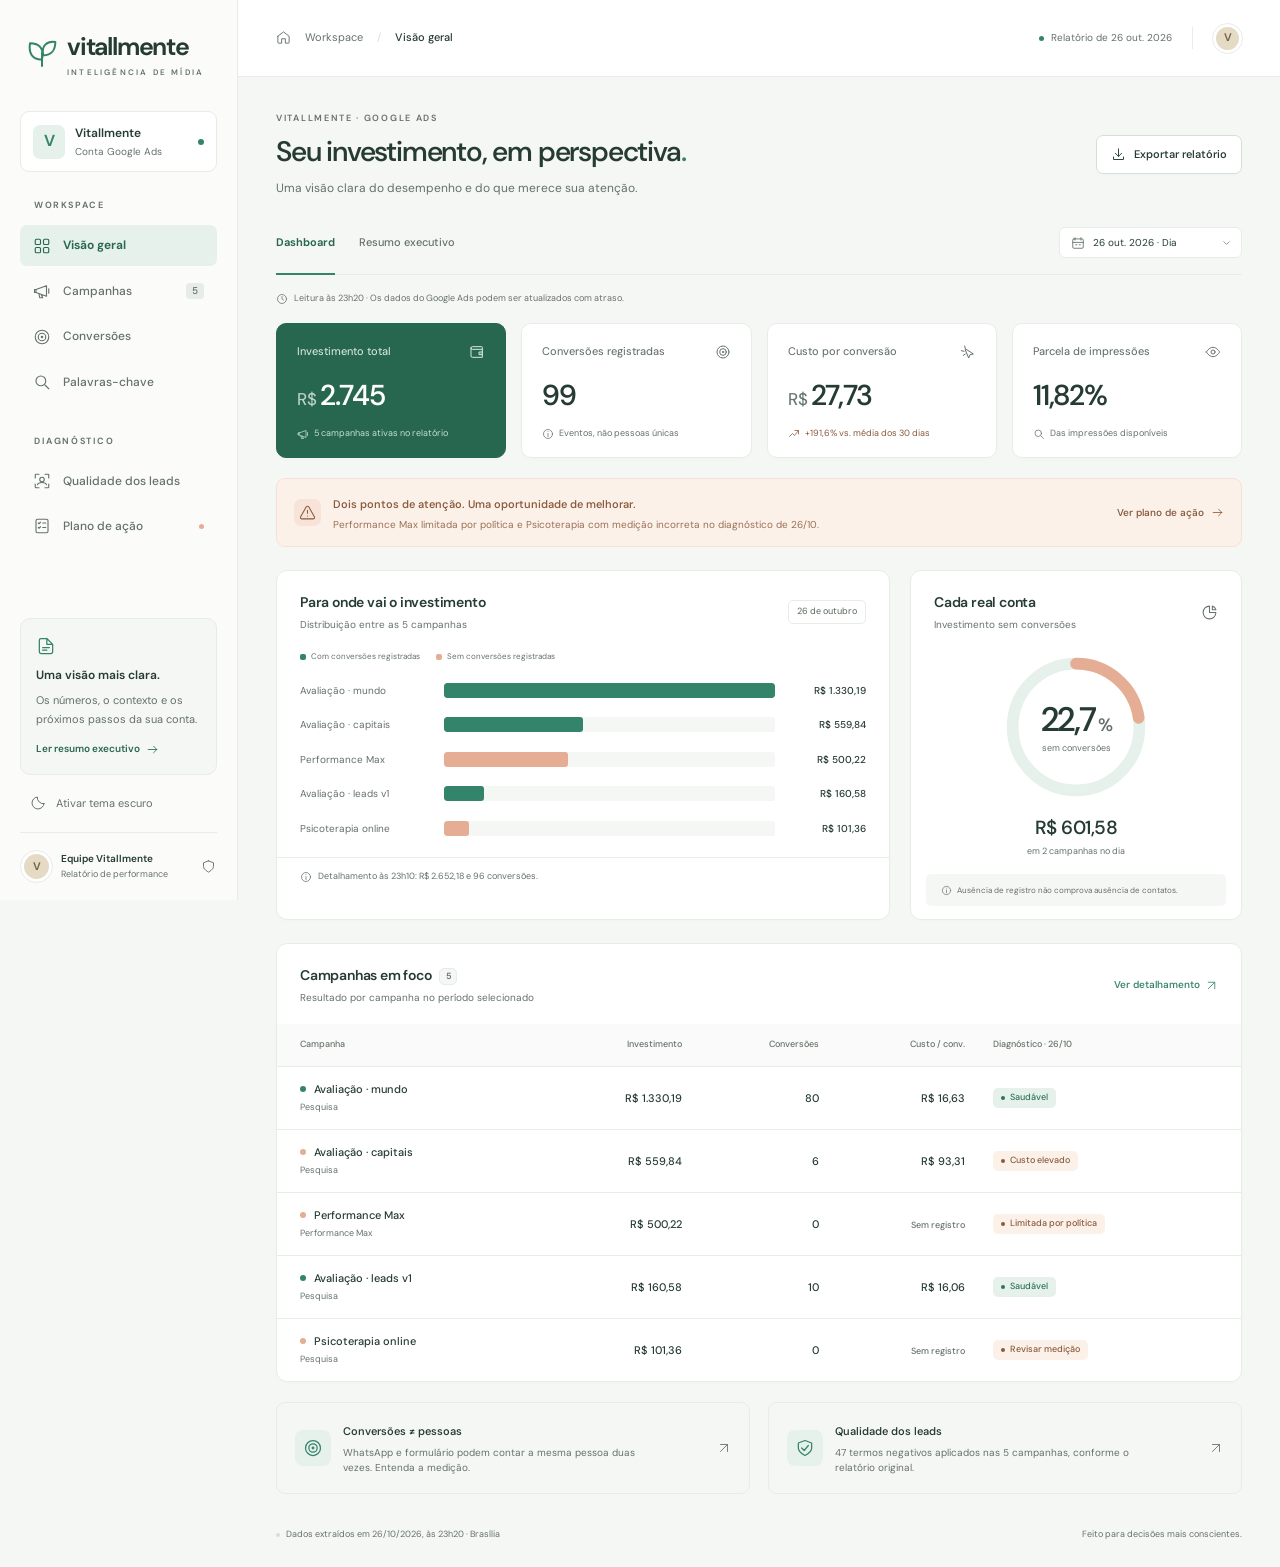
<file: index.html>
<!doctype html>
<html lang="pt-BR">
<head>
  <meta charset="utf-8">
  <meta name="viewport" content="width=device-width, initial-scale=1">
  <meta name="theme-color" content="#f5f7f5">
  <meta name="description" content="Dashboard de desempenho e diagnóstico do Google Ads da Vitallmente. Investimento, conversões, campanhas e plano de ação, com dados de 26 de outubro de 2026.">
  <title>Visão geral · Vitallmente Ads</title>
  <link rel="icon" type="image/svg+xml" href="./favicon.svg">
  <link rel="stylesheet" href="./styles.css">
  <script src="./app.js" defer></script>
</head>
<body>
  <a class="skip-link" href="#main">Pular para o conteúdo</a>
  <div class="mobile-overlay" id="mobile-overlay" hidden></div>
  <aside class="sidebar" id="sidebar" aria-label="Navegação principal">
    <a href="#overview" class="brand" aria-label="Vitallmente, visão geral">
      <span class="brand-mark" data-icon="brand"></span>
      <span>vitallmente<span class="brand-caption">INTELIGÊNCIA DE MÍDIA</span></span>
    </a>
    <div class="workspace"><span class="workspace-avatar">V</span><div><strong>Vitallmente</strong><span>Conta Google Ads</span></div><span class="workspace-status" title="5 campanhas ativas no relatório"></span></div>
    <p class="nav-label">WORKSPACE</p>
    <nav class="nav-list">
      <a href="#overview" class="nav-item active" data-view="overview"><span data-icon="overview"></span>Visão geral</a>
      <a href="#campaigns" class="nav-item" data-view="campaigns"><span data-icon="campaign"></span>Campanhas<span class="nav-count">5</span></a>
      <a href="#conversions" class="nav-item" data-view="conversions"><span data-icon="target"></span>Conversões</a>
      <a href="#keywords" class="nav-item" data-view="keywords"><span data-icon="search"></span>Palavras-chave</a>
    </nav>
    <p class="nav-label second-label">DIAGNÓSTICO</p>
    <nav class="nav-list">
      <a href="#investigation" class="nav-item" data-view="investigation"><span data-icon="scan"></span>Qualidade dos leads</a>
      <a href="#actions" class="nav-item" data-view="actions"><span data-icon="checklist"></span>Plano de ação<span class="nav-notification"></span></a>
    </nav>
    <div class="sidebar-bottom">
      <div class="report-card"><span class="report-card-icon" data-icon="document"></span><strong>Uma visão mais clara.</strong><p>Os números, o contexto e os próximos passos da sua conta.</p><button id="open-summary" class="text-button">Ler resumo executivo <span data-icon="arrow-right"></span></button></div>
      <button id="theme" class="theme-button" type="button"><span data-icon="moon"></span><span id="theme-label">Ativar tema escuro</span></button>
      <div class="sidebar-profile"><span class="profile-avatar">V</span><div><strong>Equipe Vitallmente</strong><span>Relatório de performance</span></div><span data-icon="shield"></span></div>
    </div>
  </aside>
  <div class="app-shell">
    <header class="topbar">
      <div class="breadcrumb"><button class="icon-button mobile-menu" id="menu-toggle" aria-label="Abrir navegação" aria-expanded="false" aria-controls="sidebar"><span data-icon="menu"></span></button><span class="breadcrumb-home" data-icon="home"></span><span class="breadcrumb-workspace">Workspace</span><span class="breadcrumb-divider">/</span><strong id="breadcrumb-title">Visão geral</strong></div>
      <div class="topbar-right"><span class="snapshot-label"><span></span>Relatório de 26 out. 2026</span><span class="topbar-separator"></span><span class="topbar-avatar" aria-label="Vitallmente">V</span></div>
    </header>
    <main id="main" tabindex="-1">
      <div class="page-heading"><div><p class="eyebrow">VITALLMENTE · GOOGLE ADS</p><h1 id="page-title">Seu investimento, em perspectiva<span>.</span></h1><p class="page-description" id="page-description">Uma visão clara do desempenho e do que merece sua atenção.</p></div><button class="button button-secondary" id="export" type="button"><span data-icon="download"></span>Exportar relatório</button></div>
      <div class="view-panel" id="view-overview">
        <div class="toolbar"><div class="view-tabs" role="tablist" aria-label="Formato da visão geral"><button id="tab-dashboard" role="tab" aria-selected="true" aria-controls="dashboard-content" tabindex="0">Dashboard</button><button id="tab-summary" role="tab" aria-selected="false" aria-controls="summary-content" tabindex="-1">Resumo executivo</button></div><div class="period-control"><span data-icon="calendar"></span><label class="sr-only" for="period">Período dos indicadores</label><select id="period"><option value="day">26 out. 2026 · Dia</option><option value="month">26 set. – 25 out. · 30 dias</option></select><span data-icon="chevron-down"></span></div></div>
        <div id="dashboard-content" role="tabpanel" aria-labelledby="tab-dashboard">
          <div class="snapshot-note"><span data-icon="clock"></span><span id="snapshot-note">Leitura às 23h20 · Os dados do Google Ads podem ser atualizados com atraso.</span></div>
          <section class="kpi-grid" aria-label="Indicadores de desempenho" id="overview-kpis"></section>
          <div class="alert-banner"><span class="alert-icon" data-icon="alert"></span><div><strong>Dois pontos de atenção. Uma oportunidade de melhorar.</strong><p>Performance Max limitada por política e Psicoterapia com medição incorreta no diagnóstico de 26/10.</p></div><a href="#actions">Ver plano de ação <span data-icon="arrow-right"></span></a></div>
          <div class="analysis-grid">
            <section class="panel distribution-panel"><div class="panel-heading"><div><h2>Para onde vai o investimento</h2><p>Distribuição entre as 5 campanhas</p></div><span class="subtle-badge" id="chart-period">26 de outubro</span></div><div class="chart-legend"><span><i class="legend-dot green"></i>Com conversões registradas</span><span><i class="legend-dot peach"></i>Sem conversões registradas</span></div><div id="investment-chart" class="investment-chart" aria-label="Investimento por campanha"></div><div class="chart-footnote"><span data-icon="info"></span><span id="chart-footnote">Detalhamento às 23h10: R$ 2.652,18 e 96 conversões.</span></div></section>
            <section class="panel efficiency-panel"><div class="panel-heading"><div><h2>Cada real conta</h2><p>Investimento sem conversões</p></div><span class="small-icon" data-icon="pie"></span></div><div class="donut-wrap"><svg viewBox="0 0 160 160" class="donut" role="img" aria-labelledby="donut-title"><title id="donut-title">22,7% do investimento sem conversões registradas</title><circle class="donut-track" cx="80" cy="80" r="65"/><circle class="donut-value" id="donut-value" cx="80" cy="80" r="65" pathLength="100" stroke-dasharray="22.7 100"/></svg><div class="donut-label"><strong id="waste-percentage">22,7<span>%</span></strong><span>sem conversões</span></div></div><div class="efficiency-amount"><strong id="waste-amount">R$ 601,58</strong><span id="waste-context">em 2 campanhas no dia</span></div><div class="efficiency-note"><span data-icon="info"></span>Ausência de registro não comprova ausência de contatos.</div></section>
          </div>
          <section class="panel campaign-panel"><div class="panel-heading"><div><h2>Campanhas em foco <span class="heading-count">5</span></h2><p>Resultado por campanha no período selecionado</p></div><a class="text-link" href="#campaigns">Ver detalhamento <span data-icon="arrow-up-right"></span></a></div><div id="overview-table" class="table-scroll"></div></section>
          <div class="bottom-grid"><a class="insight-card" href="#conversions"><span class="insight-icon" data-icon="target"></span><div><strong>Conversões ≠ pessoas</strong><p>WhatsApp e formulário podem contar a mesma pessoa duas vezes. Entenda a medição.</p></div><span data-icon="arrow-up-right"></span></a><a class="insight-card" href="#investigation"><span class="insight-icon" data-icon="shield-check"></span><div><strong>Qualidade dos leads</strong><p>47 termos negativos aplicados nas 5 campanhas, conforme o relatório original.</p></div><span data-icon="arrow-up-right"></span></a></div>
        </div>
        <div id="summary-content" role="tabpanel" aria-labelledby="tab-summary" hidden class="report-content executive-content"><section>
    <div class="card">
      <p class="q">Quanto gastamos e o que entrou hoje?</p>
      <p>O relatório de 26/10 registra cerca de <strong>R$ 2.745</strong> investidos e <strong>99 eventos de conversão</strong>, com custo de <strong>R$ 27,73 por evento</strong>. Esses eventos não representam necessariamente pessoas diferentes.</p>
      <p>No acumulado do mês, a média está em <strong>R$ 9,51</strong>. Ou seja: hoje foi um dia caro. O motivo é específico — duas campanhas gastaram R$ 601 sem registrar conversões, e as duas têm problema identificado (uma está bloqueada pelo Google, a outra está com a medição quebrada).</p>
    </div>
  </section>
<section>
    <div class="card">
      <p class="q">Cuidado com esse número de 99</p>
      <p>O sistema conta duas coisas diferentes como “contato”: clicar no WhatsApp e preencher o formulário. Se a mesma pessoa fizer as duas, ela aparece como dois.</p>
      <p>Então o número real de pessoas é menor, e o custo por pessoa é maior do que o painel mostra. Há também marcações antigas e quebradas no sistema, que precisam ser arrumadas para o número virar confiável.</p>
    </div>
  </section>
<section>
    <div class="card">
      <p class="q">E o cliente que disse ter visto “anúncio do SUS”?</p>
      <p>A reclamação tem uma explicação no modo como os anúncios eram exibidos.</p>
      <p><strong>Nenhum anúncio da Vitallmente fala de SUS, grátis ou convênio.</strong> Foram conferidos um por um, todos os 39 textos. Nada.</p>
      <p><strong>Mas o anúncio estava aparecendo para quem pesquisa SUS no Google.</strong> Nos últimos 30 dias, houve 162 cliques depois de buscas como “psicólogo pelo SUS”, “psiquiatra SUS online” ou “CAPS faz avaliação neuropsicológica”. Isso custou R$ 441 e gerou cerca de 42 eventos de conversão, que não equivalem necessariamente a contatos únicos.</p>
      <p>O que aconteceu foi isso: a pessoa pesquisou por atendimento do SUS, o anúncio da clínica apareceu no topo da página, ela clicou e achou que era um serviço público. O anúncio não prometeu nada disso — ele só apareceu no lugar errado.</p>
    </div>
  </section>
<section>
    <div class="card">
      <p class="q">Por que isso acontecia?</p>
      <p>Todas as palavras-chave estão no modo mais aberto do Google, que deixa o anúncio aparecer para buscas “parecidas” com a que foi cadastrada.</p>
      <p>Para evitar isso existe uma lista de palavras bloqueadas. E aqui estava o problema: a palavra “SUS” só estava bloqueada em <strong>uma campanha pequena e em duas campanhas que nem rodam mais</strong>. As duas campanhas que gastam R$ 19,5 mil por mês não tinham esse bloqueio.</p>
    </div>
  </section>
<section>
    <div class="card">
      <p class="q">O que foi aplicado em 26/10</p>
      <p>Foi criada uma lista de bloqueio com <strong>47 termos</strong> — SUS, grátis, gratuito, CAPS, UBS, posto de saúde, convênio, Unimed, Amil, plano de saúde e variações — e aplicada em <strong>todas as 5 campanhas ativas</strong>.</p>
      <p>O objetivo é reduzir as buscas irrelevantes na origem. <strong>Nenhuma palavra-chave foi desligada.</strong> O impacto no volume e na qualidade dos contatos precisa ser acompanhado após a aplicação.</p>
    </div>
  </section>
<section>
    <div class="card">
      <p class="q">O que vem a seguir</p>
      <ol class="steps">
        <li><strong>Destravar a campanha mais barata</strong><span>Ela está bloqueada por uma regra do Google sobre publicidade de saúde e hoje queimou R$ 500 sem resultado.</span></li>
        <li><strong>Arrumar a medição de leads</strong><span>Para o número de contatos virar confiável e o custo real por pessoa ficar visível.</span></li>
        <li><strong>Parar a concorrência interna</strong><span>Duas campanhas disputam a mesma busca e encarecem o clique uma da outra.</span></li>
        <li><strong>Deixar o preço claro no anúncio</strong><span>Quem procura atendimento gratuito desiste antes de clicar — e isso economiza dinheiro.</span></li>
      </ol>
    </div>
  </section></div>
      </div>
      <div class="view-panel" id="view-campaigns" hidden><div class="section-intro"><span class="subtle-badge">5 campanhas</span><p>Compare os dois recortes do relatório. O detalhamento do dia foi extraído às 23h10; os indicadores, às 23h20.</p></div><div class="report-content"><section>
    <p class="eyebrow">Dia analisado · 26 de outubro de 2026</p>
    <h2>Desempenho de 26 de outubro</h2>
    <p class="lead">Leitura feita às 23h20, com o dia praticamente completo.</p>
    <div class="kpis">
      <div class="kpi"><div class="k">Investimento</div><div class="v">R$ 2.745</div><div class="n">5 campanhas ativas</div></div>
      <div class="kpi"><div class="k">Conversões</div><div class="v">99</div><div class="n">eventos, não pessoas — ver ressalva</div></div>
      <div class="kpi"><div class="k">Custo por conversão</div><div class="v">R$ 27,73</div><div class="n">média dos 30 dias: R$ 9,51</div></div>
      <div class="kpi"><div class="k">Parcela de impressões</div><div class="v">11,82%</div><div class="n">do mercado disponível</div></div>
    </div>
    <div class="card" style="margin-top:14px">
      <h3>Onde o dinheiro de hoje foi parar</h3>
      <div class="chart" id="c-hoje"></div>
      <div class="scroll" style="margin-top:14px">
        <table>
          <caption>Quebra por campanha apurada às 23h10, quando o acumulado do dia era R$ 2.652,18 e 96 conversões.</caption>
          <thead><tr><th scope="col">Campanha</th><th scope="col">Investimento</th><th scope="col">Conversões</th><th scope="col">Custo/conv.</th><th scope="col">Situação</th></tr></thead>
          <tbody>
            <tr><td>Avaliação online leads mundo</td><td>R$ 1.330,19</td><td>80</td><td>R$ 16,63</td><td><span class="chip ok">● saudável</span></td></tr>
            <tr><td>Avaliação online leads capitais</td><td>R$ 559,84</td><td>6</td><td>R$ 93,31</td><td><span class="chip warn">▲ caro</span></td></tr>
            <tr><td>Avaliação performance max</td><td>R$ 500,22</td><td>0</td><td>—</td><td><span class="chip crit">■ travada por política</span></td></tr>
            <tr><td>Avaliação_Leads_v1</td><td>R$ 160,58</td><td>10</td><td>R$ 16,06</td><td><span class="chip ok">● saudável</span></td></tr>
            <tr><td>Psicoterapia online leads</td><td>R$ 101,36</td><td>0</td><td>—</td><td><span class="chip crit">■ rastreamento quebrado</span></td></tr>
          </tbody>
          <tfoot><tr><td>Total</td><td>R$ 2.652,18</td><td>96</td><td>R$ 27,63</td><td></td></tr></tfoot>
        </table>
      </div>
      <p class="note crit"><strong>R$ 601,58 do dia (23%) foi gasto sem registrar conversões</strong> — concentrado na Performance Max, reprovada pela política de saúde do Google, e na campanha de Psicoterapia, cuja ação de conversão está com configuração incorreta.</p>
    </div>
  </section>
<section>
    <p class="eyebrow">Últimos 30 dias · 26/09 a 25/10/2026</p>
    <h2>A base de comparação · 30 dias</h2>
    <div class="kpis">
      <div class="kpi"><div class="k">Investimento</div><div class="v">R$ 28.728,63</div><div class="n">no período</div></div>
      <div class="kpi"><div class="k">Cliques</div><div class="v">25.064</div><div class="n">CPC médio R$ 1,15</div></div>
      <div class="kpi"><div class="k">Conversões</div><div class="v">3.022</div><div class="n">somando 2 ações ativas</div></div>
      <div class="kpi"><div class="k">Custo por conversão</div><div class="v">R$ 9,51</div><div class="n">parcela de impressões 13,91%</div></div>
    </div>
    <div class="card" style="margin-top:14px">
      <h3>Investimento por campanha nos 30 dias</h3>
      <div class="chart" id="c-30"></div>
      <div class="scroll" style="margin-top:14px">
        <table>
          <thead><tr><th scope="col">Campanha</th><th scope="col">Investimento</th><th scope="col">Conversões</th><th scope="col">Custo/conv.</th></tr></thead>
          <tbody>
            <tr><td>Avaliação online leads mundo</td><td>R$ 12.129,13</td><td>1.070,40</td><td>R$ 11,33</td></tr>
            <tr><td>Avaliação online leads capitais</td><td>R$ 7.350,71</td><td>564,44</td><td>R$ 13,02</td></tr>
            <tr><td>Avaliação performance max</td><td>R$ 6.038,73</td><td>1.186,96</td><td>R$ 5,09</td></tr>
            <tr><td>Avaliação_Leads_v1</td><td>R$ 3.054,13</td><td>200,35</td><td>R$ 15,24</td></tr>
            <tr><td>Psicoterapia online leads</td><td>R$ 155,91</td><td>0,00</td><td>—</td></tr>
          </tbody>
          <tfoot><tr><td>Total</td><td>R$ 28.728,63</td><td>3.022</td><td>R$ 9,51</td></tr></tfoot>
        </table>
      </div>
      <p class="note">A Performance Max era a campanha mais eficiente do mês (R$ 5,09 por conversão). Hoje ela está travada por política e queimou R$ 500 sem retorno — é a maior perda ativa da conta.</p>
    </div>
  </section></div></div>
      <div class="view-panel report-content" id="view-conversions" hidden><section>
    <p class="eyebrow">Ressalva metodológica</p>
    <h2>“Conversão” não é o mesmo que “lead”</h2>
    <p class="lead">Duas ações diferentes são somadas no mesmo número. Quem clica no WhatsApp <em>e</em> preenche o formulário conta duas vezes — então o custo real por pessoa é maior do que o painel mostra.</p>
    <div class="card">
      <div class="scroll">
        <table>
          <caption>Ações de conversão da conta — últimos 30 dias</caption>
          <thead><tr><th scope="col">Ação de conversão</th><th scope="col">Status</th><th scope="col">Conversões</th></tr></thead>
          <tbody>
            <tr><td>Solicitar cotação (WhatsApp)</td><td style="text-align:left"><span class="chip ok">● ativa</span></td><td>1.189,96</td></tr>
            <tr><td>Avaliação online</td><td style="text-align:left"><span class="chip ok">● ativa</span></td><td>1.839,84</td></tr>
            <tr><td>Chamada real para whats psicoterapia</td><td style="text-align:left"><span class="chip crit">■ configuração incorreta</span></td><td>0,00</td></tr>
            <tr><td>ABA contato</td><td style="text-align:left"><span class="chip crit">■ configuração incorreta</span></td><td>0,00</td></tr>
            <tr><td>Furinho</td><td style="text-align:left"><span class="chip warn">▲ pendente</span></td><td>0,00</td></tr>
            <tr><td>botao_whats · Botão whats 3 · Whatsapp · Chamada para whatsapp</td><td style="text-align:left"><span class="chip">removidas</span></td><td>0,00</td></tr>
          </tbody>
        </table>
      </div>
      <p class="note crit">São <strong>4 ações removidas, 2 com configuração incorreta e 1 pendente</strong> convivendo com as 2 que funcionam. Enquanto isso não for limpo, nenhum número de lead da conta é 100% confiável.</p>
    </div>
  </section></div>
      <div class="view-panel report-content" id="view-keywords" hidden><section>
    <p class="eyebrow">Estrutura</p>
    <h2>Palavras-chave ativas</h2>
    <p class="lead">A conta tem 405 palavras-chave cadastradas; 34 geraram custo hoje. <strong>Todas estão em correspondência ampla</strong> — o modo em que o Google tem mais liberdade para mostrar o anúncio em buscas “parecidas”. É daí que vem o problema do SUS.</p>
    <div class="card">
      <div class="scroll">
        <table>
          <caption>Maiores investimentos em palavra-chave — campanha “Avaliação online leads mundo”, 30 dias</caption>
          <thead><tr><th scope="col">Palavra-chave</th><th scope="col">Investimento</th><th scope="col">Conversões</th><th scope="col">Custo/conv.</th><th scope="col">Índice de qualidade</th></tr></thead>
          <tbody>
            <tr><td>avaliação neuropsicológica online</td><td>R$ 8.335,30</td><td>783,92</td><td>R$ 10,63</td><td>7/10</td></tr>
            <tr><td>avaliação psicológica online</td><td>R$ 1.189,68</td><td>67,00</td><td>R$ 17,76</td><td>7/10</td></tr>
            <tr><td>neuropsiquiatra online</td><td>R$ 960,80</td><td>82,49</td><td>R$ 11,65</td><td>7/10</td></tr>
            <tr><td>avaliacao psicologica online <span style="color:var(--muted)">(sem acento)</span></td><td>R$ 386,30</td><td>33,00</td><td>R$ 11,71</td><td>4/10</td></tr>
            <tr><td>neuropsicólogo online</td><td>R$ 301,09</td><td>31,49</td><td>R$ 9,56</td><td>8/10</td></tr>
          </tbody>
        </table>
      </div>
      <p class="note">Uma única palavra — <strong>avaliação neuropsicológica online</strong> — responde por 26% de todas as conversões da conta, ao melhor custo das campanhas de pesquisa. Ela é o motor do resultado e não deve ser desligada.</p>
    </div>
  </section></div>
      <div class="view-panel report-content" id="view-investigation" hidden><section>
    <p class="eyebrow">Apuração</p>
    <h2>O caso do “anúncio do SUS”</h2>
    <p class="lead">A reclamação procede em parte — e a causa é estrutural, não do texto do anúncio.</p>

    <div class="grid2">
      <div class="card">
        <h3>1. O anúncio não fala de SUS</h3>
        <p style="margin:0;color:var(--ink-2)">Foram verificados os <strong>39 recursos</strong> do anúncio principal — títulos, descrições, sitelinks e frases de destaque. <strong>Zero</strong> ocorrências de “SUS”, “grátis”, “gratuito”, “público” ou “convênio”.</p>
        <p class="note ok" style="margin-top:12px">Nenhuma peça publicitária prometeu atendimento público ou gratuito.</p>
      </div>
      <div class="card">
        <h3>2. Mas o anúncio aparecia nessas buscas</h3>
        <p style="margin:0;color:var(--ink-2)">Nos últimos 30 dias, pessoas que pesquisaram por SUS, gratuidade ou convênio viram o anúncio, clicaram e preencheram o formulário.</p>
        <div class="kpis" style="margin-top:14px;grid-template-columns:repeat(2,1fr)">
          <div class="kpi" style="padding:12px 14px"><div class="k">Cliques pagos</div><div class="v" style="font-size:1.4rem">162</div></div>
          <div class="kpi" style="padding:12px 14px"><div class="k">Investimento</div><div class="v" style="font-size:1.4rem">R$ 441,25</div></div>
          <div class="kpi" style="padding:12px 14px"><div class="k">“Leads” gerados</div><div class="v" style="font-size:1.4rem">41,8</div></div>
          <div class="kpi" style="padding:12px 14px"><div class="k">Termos distintos</div><div class="v" style="font-size:1.4rem">1.026</div></div>
        </div>
      </div>
    </div>

    <div class="card">
      <h3>Buscas reais que geraram clique pago</h3>
      <ul class="terms">
        <li>psiquiatra sus online</li><li>psicólogo pelo sus online</li><li>psicólogo sus</li>
        <li>psiquiatra pelo sus</li><li>neuropediatra pelo sus</li><li>no sus tem neuropsicologia</li>
        <li>avaliação neuropsicológica pelo sus</li><li>psiquiatra rio de janeiro sus</li>
        <li>caps faz avaliação neuropsicológica</li><li>cadastro caps</li><li>caps salvador</li>
        <li>psicologo gratis</li><li>psicólogos gratuitos</li>
        <li>neuropsicologia convenio bradesco</li><li>psiquiatra convenio unimed</li><li>psiquiatra convenio sulamerica</li>
      </ul>
      <p class="note">A pessoa pesquisou por atendimento público, o anúncio da Vitallmente apareceu no topo, ela clicou e concluiu que se tratava de um serviço do SUS. O anúncio não prometeu isso — ele apenas estava no lugar errado.</p>
    </div>

    <div class="card">
      <h3>Causa raiz: a trava de bloqueio estava nos lugares errados</h3>
      <p class="lead" style="margin-bottom:12px">A conta tinha 653 palavras bloqueadas, mas só 80 eram desta família — e quase todas em campanhas que não rodam mais.</p>
      <div class="scroll">
        <table>
          <caption>Bloqueios de SUS / gratuidade / convênio por campanha — situação encontrada</caption>
          <thead><tr><th scope="col">Campanha</th><th scope="col">Investimento 30d</th><th scope="col">Bloqueios</th><th scope="col">“sus” bloqueado?</th></tr></thead>
          <tbody>
            <tr><td>Avaliação online leads mundo</td><td>R$ 12.129,13</td><td>1</td><td style="text-align:left"><span class="chip crit">■ não</span></td></tr>
            <tr><td>Avaliação online leads capitais</td><td>R$ 7.350,71</td><td>1</td><td style="text-align:left"><span class="chip crit">■ não</span></td></tr>
            <tr><td>Avaliação performance max</td><td>R$ 6.038,73</td><td>3</td><td style="text-align:left"><span class="chip crit">■ não</span></td></tr>
            <tr><td>Avaliação_Leads_v1</td><td>R$ 3.054,13</td><td>12</td><td style="text-align:left"><span class="chip ok">● sim</span></td></tr>
            <tr><td>Psicoterapia Leads / JOAO <span style="color:var(--muted)">(removidas)</span></td><td>R$ 0,00</td><td>39</td><td style="text-align:left"><span class="chip ok">● sim</span></td></tr>
          </tbody>
        </table>
      </div>
      <p class="note crit">As duas campanhas que concentram <strong>R$ 19,5 mil por mês</strong> tinham exatamente <strong>um</strong> bloqueio desta família. A palavra “sus” só estava bloqueada em uma campanha pequena e em duas campanhas desativadas.</p>
    </div>
  </section></div>
      <div class="view-panel report-content" id="view-actions" hidden><section>
    <p class="eyebrow">Executado em 26/10/2026</p>
    <h2>Correção já aplicada</h2>
    <div class="card">
      <h3>Lista “Negativas — SUS, gratuidade e convênios” · 47 termos</h3>
      <ul class="terms" style="margin-bottom:14px">
        <li>sus</li><li>“pelo sus”</li><li>gratis</li><li>grátis</li><li>gratuito</li><li>gratuita</li>
        <li>gratuitos</li><li>gratuitas</li><li>“de graça”</li><li>público</li><li>pública</li>
        <li>“rede pública”</li><li>ubs</li><li>“posto de saúde”</li><li>caps</li><li>capsi</li><li>cras</li><li>creas</li>
        <li>convênio</li><li>convênios</li><li>unimed</li><li>amil</li><li>hapvida</li><li>sulamerica</li>
        <li>“bradesco saúde”</li><li>“plano de saúde”</li><li>“preço social”</li><li>“valor social”</li>
        <li>assistencial</li><li>beneficente</li><li>prefeitura</li><li>“secretaria de saúde”</li>
        <li style="border-style:dashed">+ variações sem acento</li>
      </ul>
      <div class="scroll">
        <table>
          <caption>Cobertura após a aplicação — todas as campanhas ativas</caption>
          <thead><tr><th scope="col">Campanha</th><th scope="col">Como foi aplicado</th><th scope="col">Status</th></tr></thead>
          <tbody>
            <tr><td>Avaliação online leads mundo</td><td style="text-align:left">lista compartilhada</td><td style="text-align:left"><span class="chip ok">● aplicada</span></td></tr>
            <tr><td>Avaliação online leads capitais</td><td style="text-align:left">lista compartilhada</td><td style="text-align:left"><span class="chip ok">● aplicada</span></td></tr>
            <tr><td>Avaliação_Leads_v1</td><td style="text-align:left">lista compartilhada</td><td style="text-align:left"><span class="chip ok">● aplicada</span></td></tr>
            <tr><td>Psicoterapia online leads</td><td style="text-align:left">lista compartilhada</td><td style="text-align:left"><span class="chip ok">● aplicada</span></td></tr>
            <tr><td>Avaliação performance max</td><td style="text-align:left">47 termos direto na campanha</td><td style="text-align:left"><span class="chip ok">● aplicada</span></td></tr>
          </tbody>
        </table>
      </div>
      <p class="note ok">Nenhuma palavra-chave foi pausada, conforme o relatório. O objetivo é melhorar a <strong>qualidade</strong> dos contatos; o efeito no volume precisa ser acompanhado.</p>
    </div>
  </section>
<section>
    <p class="eyebrow">Sequência</p>
    <h2>Próximos passos, por ordem de impacto</h2>
    <div class="card">
      <ol class="steps">
        <li><strong>Destravar a Performance Max</strong><span>Todos os grupos de recursos estão limitados pela política “Saúde na publicidade personalizada”. É a campanha de menor custo por lead do mês e hoje gastou R$ 500 sem retorno.</span></li>
        <li><strong>Limpar o rastreamento de conversões</strong><span>Corrigir ou remover as 2 ações com configuração incorreta, a pendente e as 4 removidas; definir o que de fato conta como lead.</span></li>
        <li><strong>Eliminar a duplicação “mundo” × “capitais”</strong><span>As mesmas palavras disputam o mesmo leilão em duas campanhas — e a versão “capitais” paga mais caro pelo clique.</span></li>
        <li><strong>Testar correspondência de frase ou exata</strong><span>Nas 3 palavras que concentram a maior parte do investimento, reduzindo ainda mais o tráfego irrelevante.</span></li>
        <li><strong>Qualificar o preço no anúncio e na página</strong><span>Deixar explícito que é atendimento particular filtra quem busca gratuidade antes do clique — economia direta.</span></li>
      </ol>
    </div>
  </section></div>
      <footer class="page-footer"><span><span class="footer-dot"></span>Dados extraídos em 26/10/2026, às 23h20 · Brasília</span><span>Feito para decisões mais conscientes.</span></footer>
    </main>
  </div>
  <div class="toast" id="toast" role="status" hidden></div>
  <noscript><p class="noscript-note">Ative o JavaScript para navegar pela dashboard. <a href="./relatorio.html">Acesse o relatório completo sem JavaScript.</a></p></noscript>
</body>
</html>
</file>
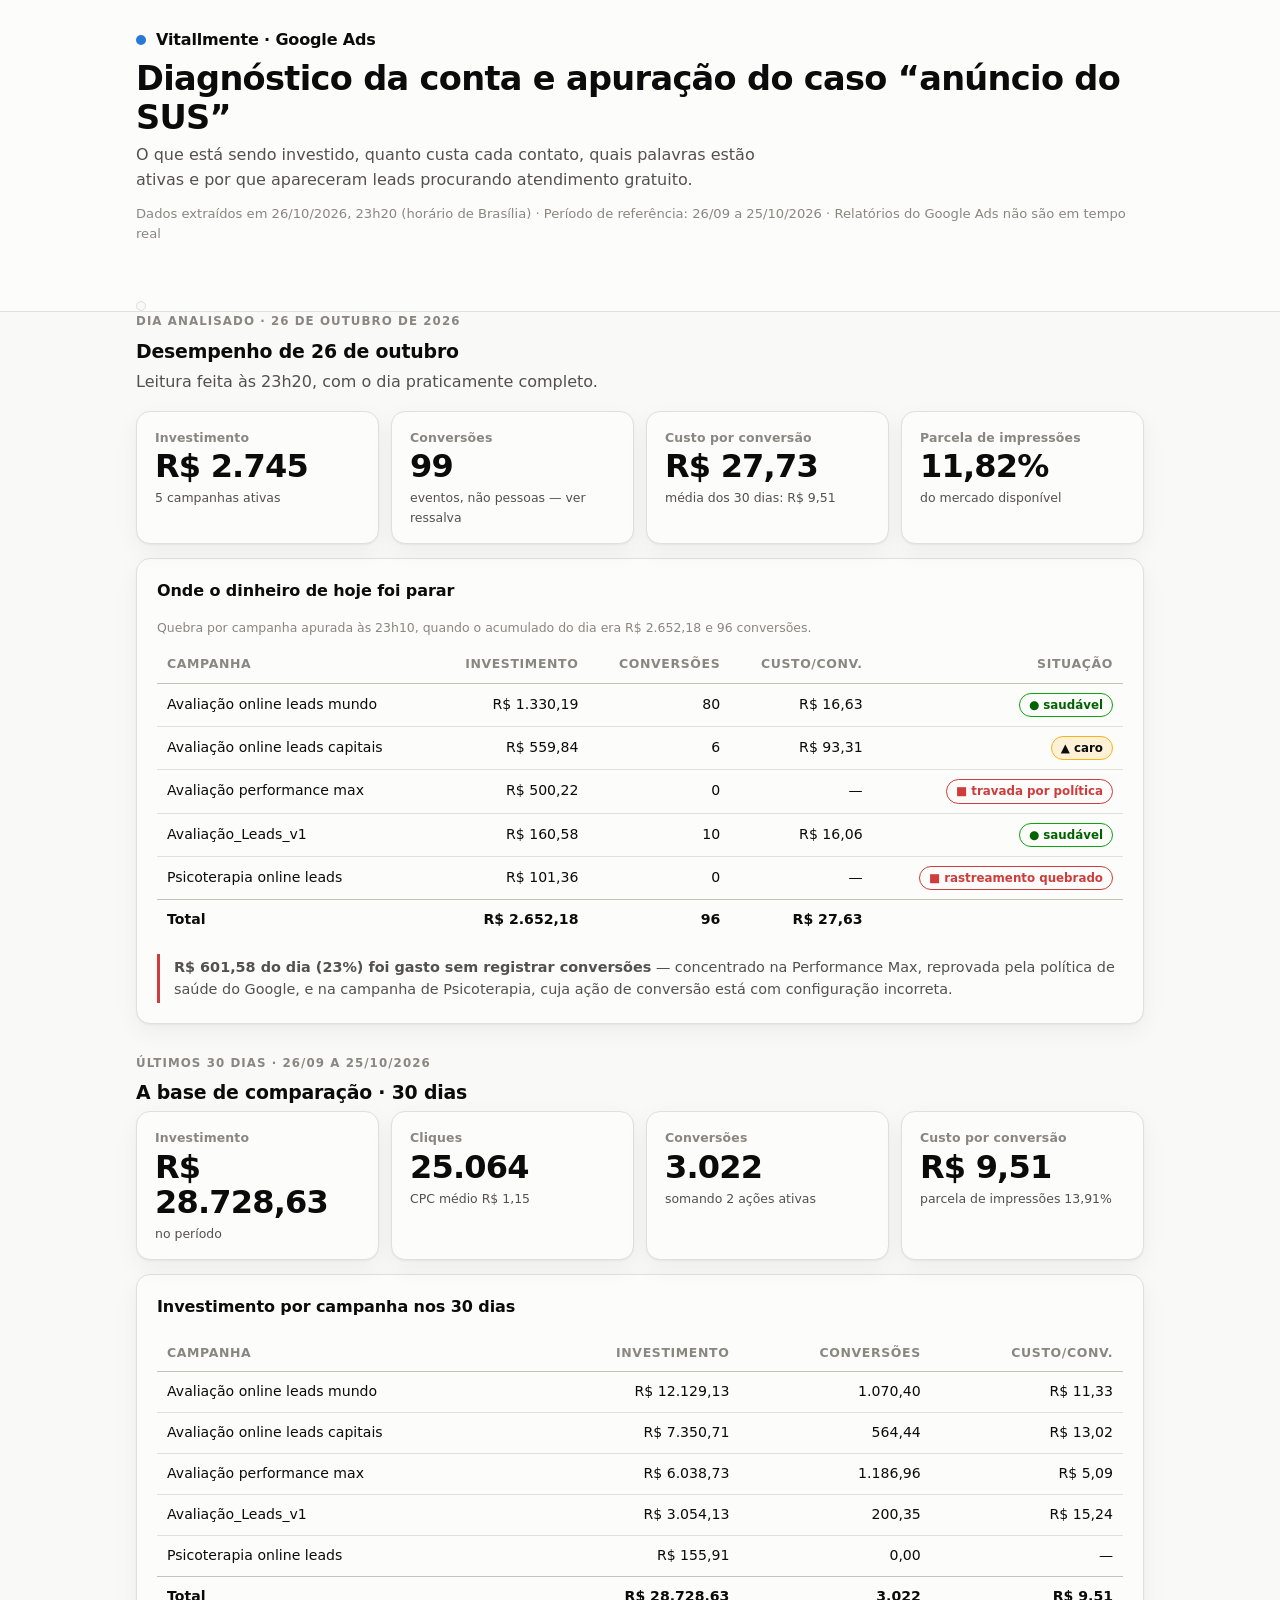
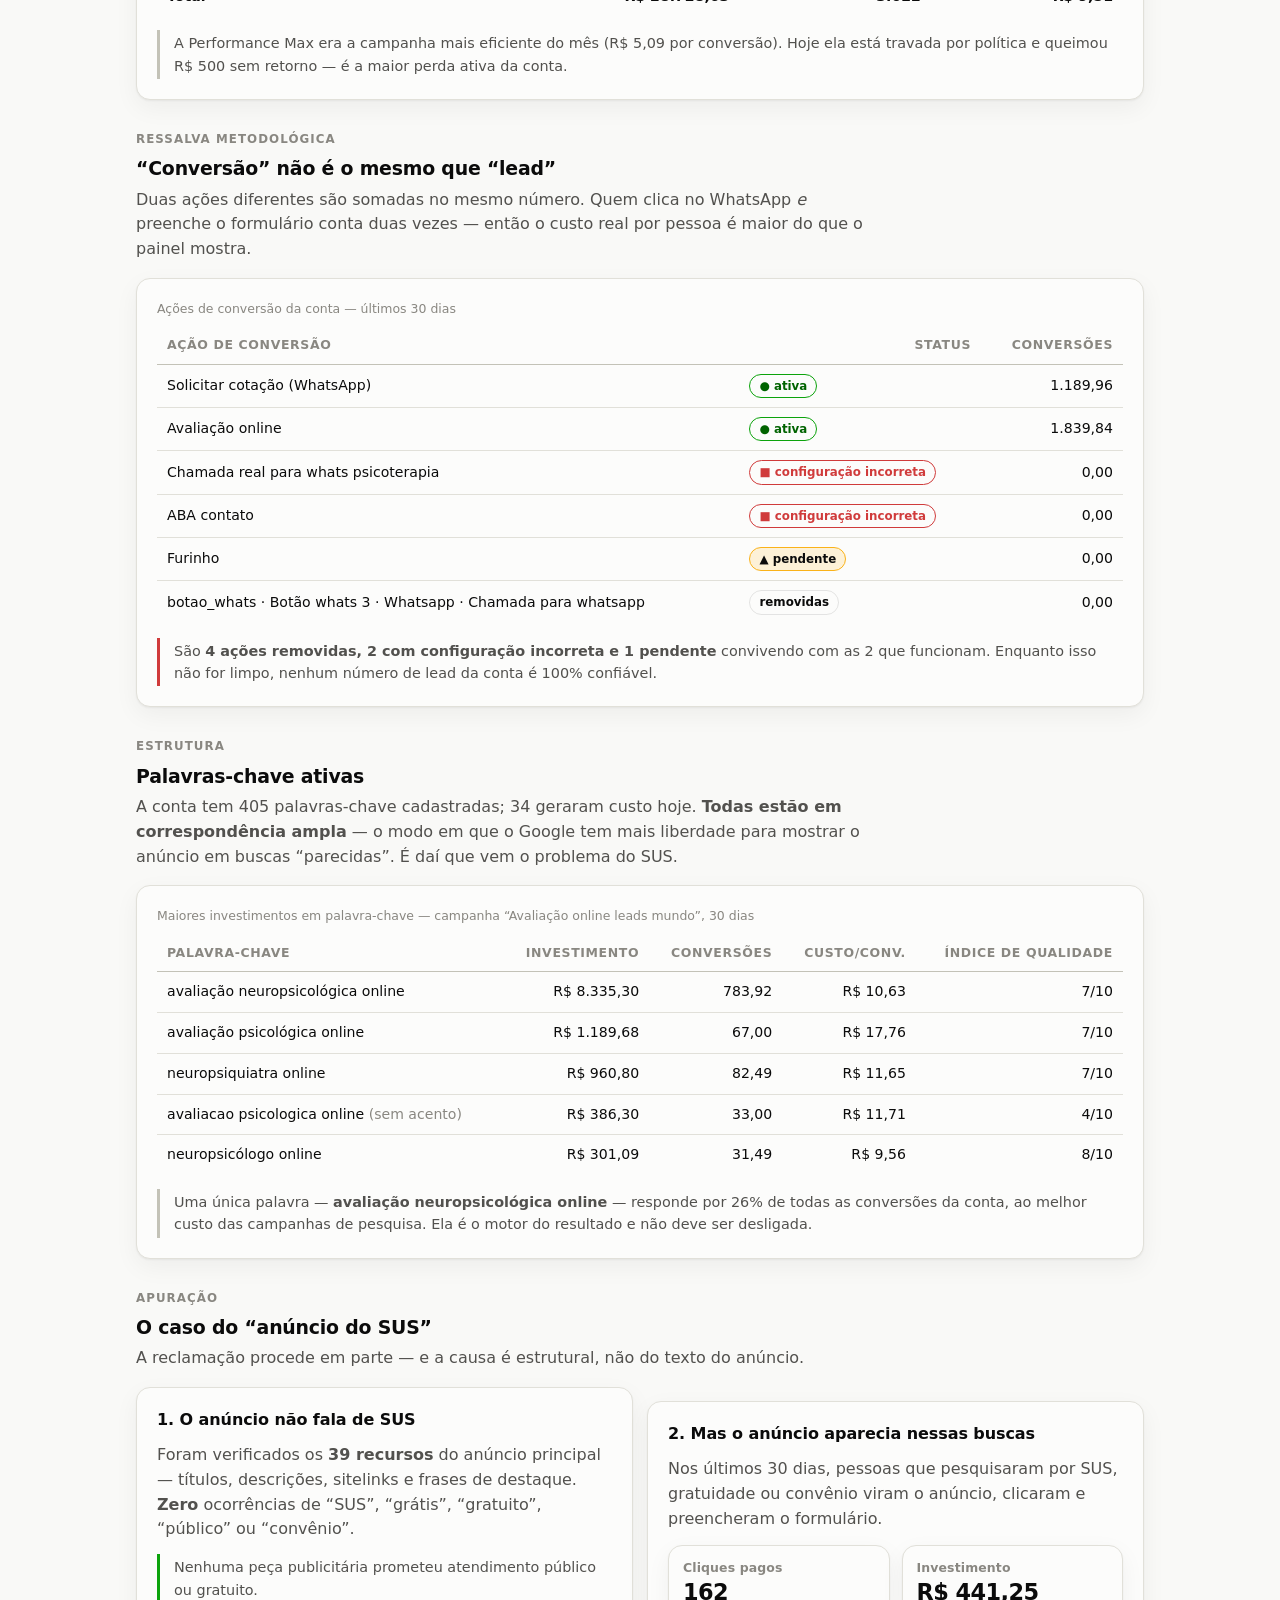
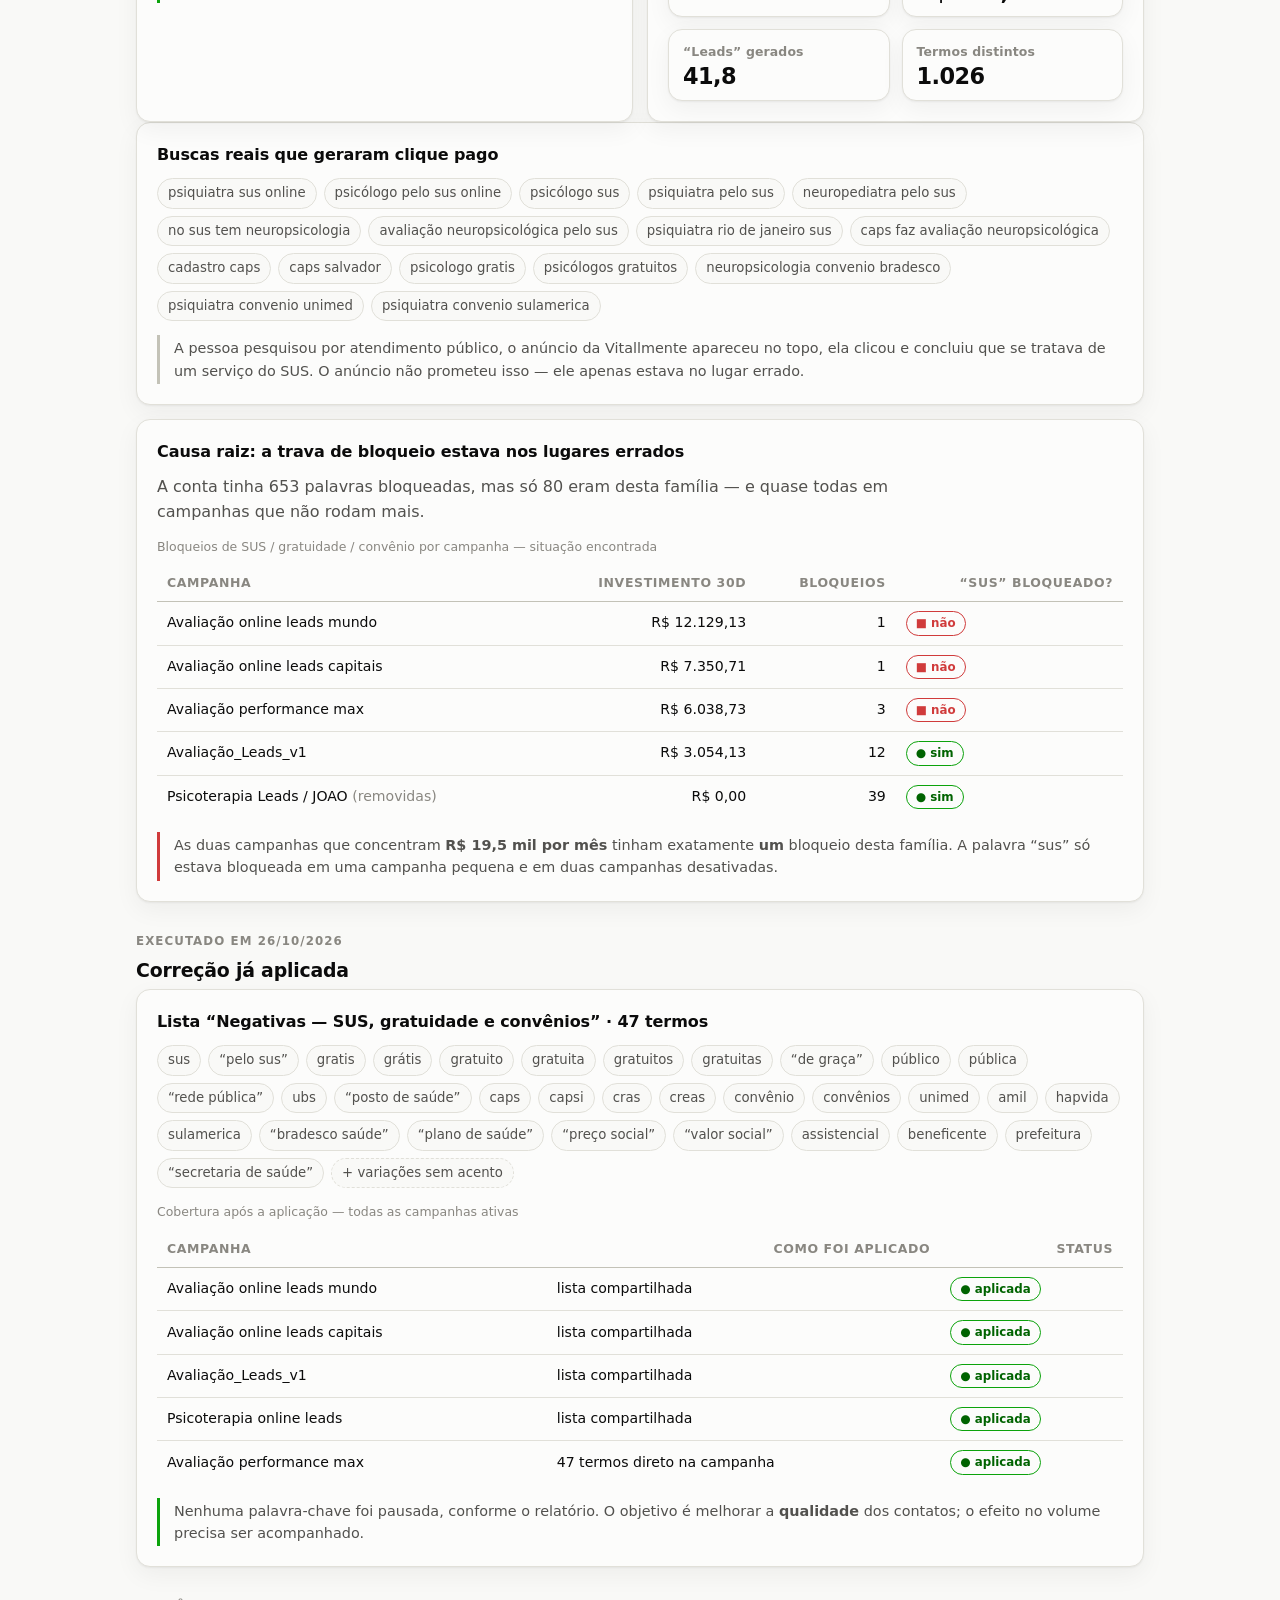
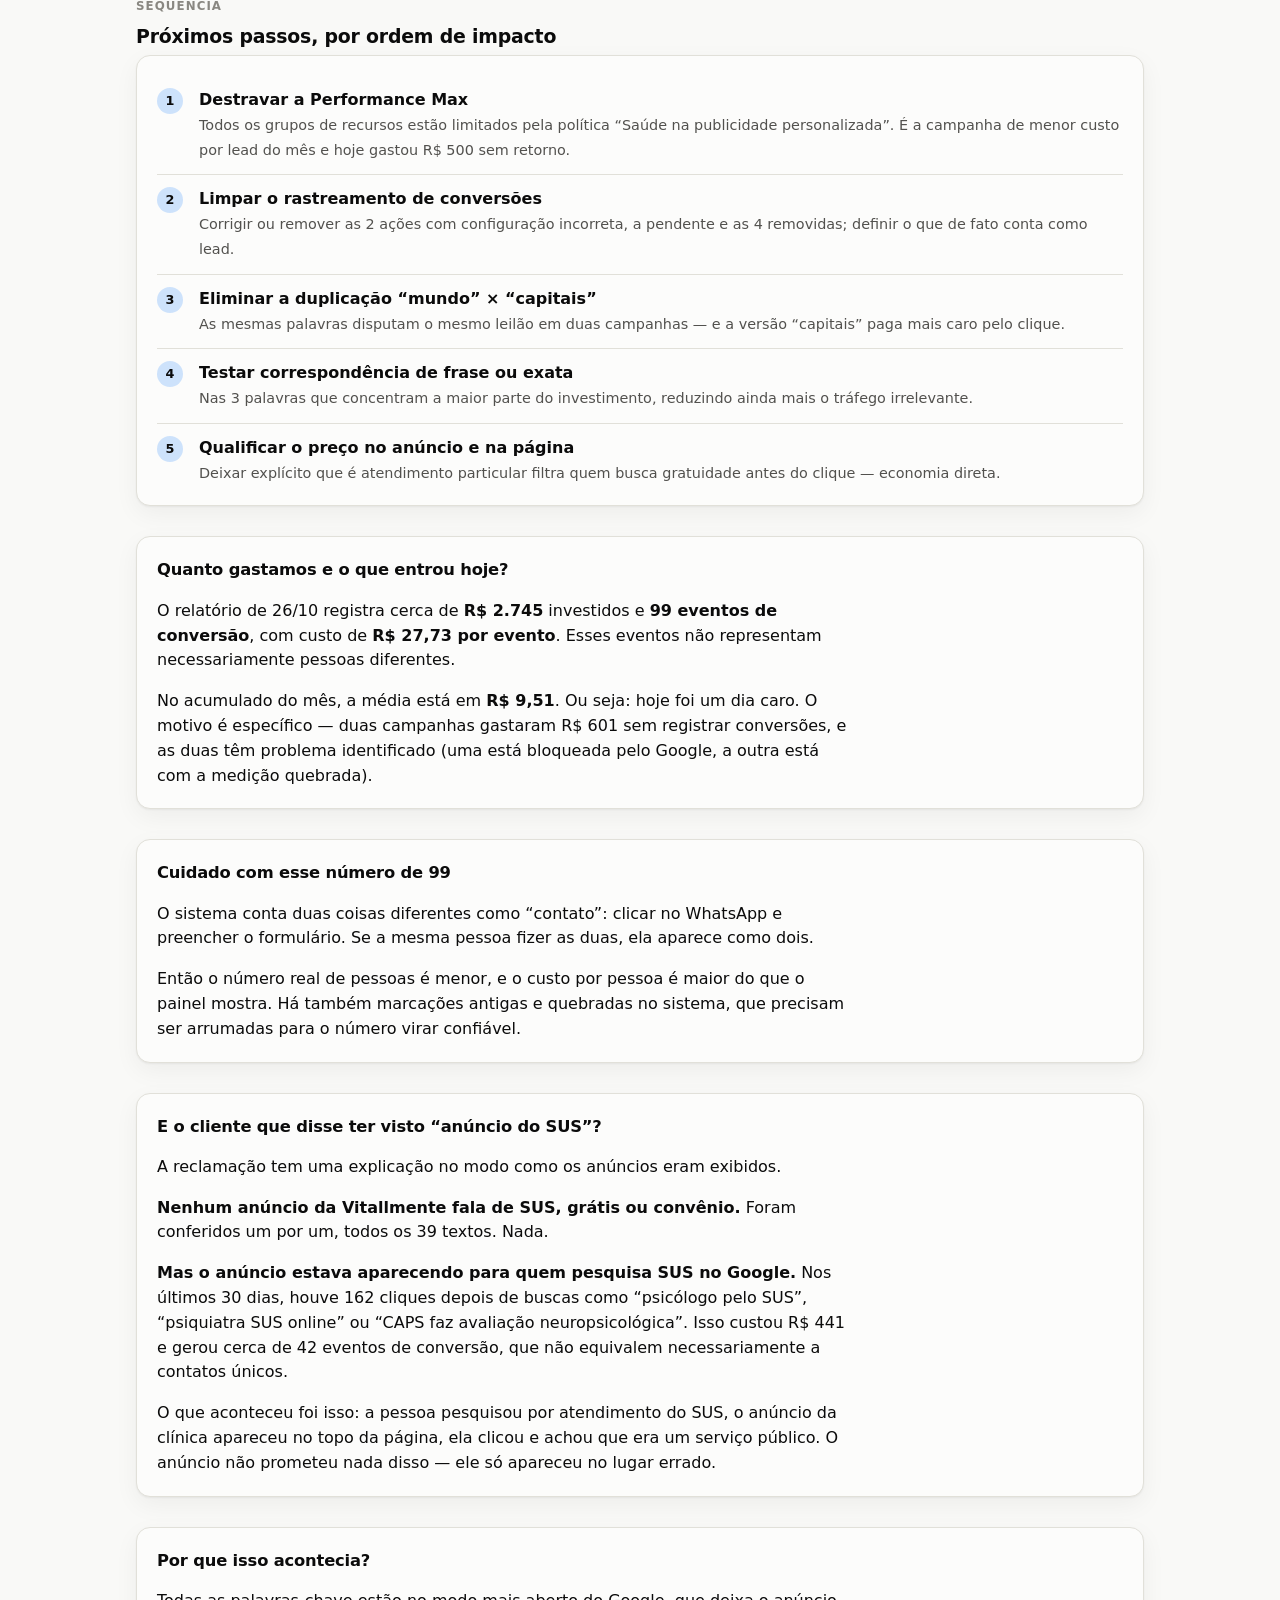
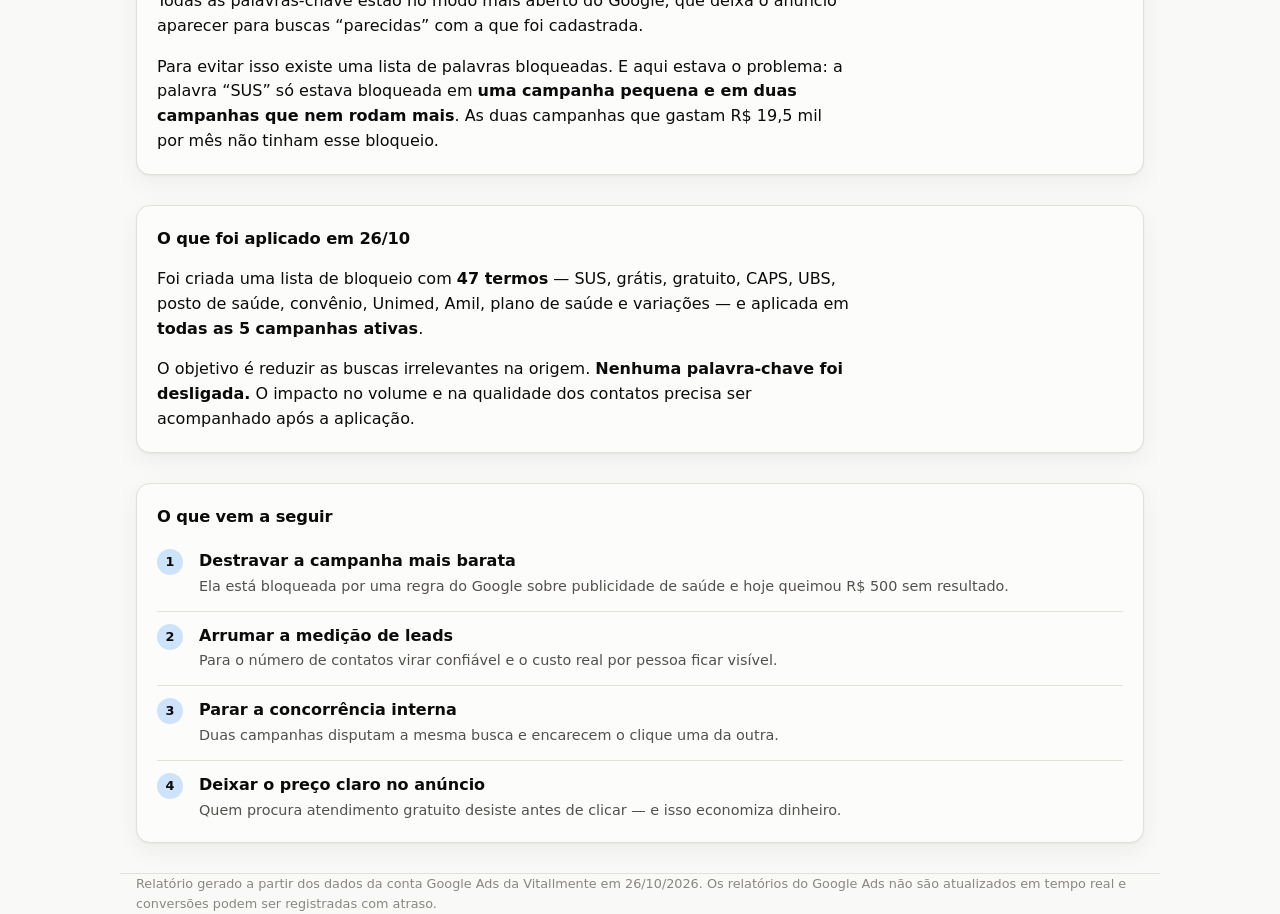
<file: relatorio.html>
<!doctype html>
<html lang="pt-BR">
<head>
<meta charset="utf-8">
<meta name="viewport" content="width=device-width, initial-scale=1">
<title>Diagnóstico Google Ads — Vitallmente</title>
<meta name="description" content="Relatório de diagnóstico da conta Google Ads da Vitallmente: custo por lead, conversões, palavras-chave e a apuração do caso dos leads que buscavam atendimento pelo SUS.">
<style>
  :root{
    color-scheme: light;
    --plane:#f9f9f7;
    --surface:#fcfcfb;
    --ink:#0b0b0b;
    --ink-2:#52514e;
    --muted:#898781;
    --rule:#e1e0d9;
    --axis:#c3c2b7;
    --ring:rgba(11,11,11,.10);
    --series:#2a78d6;
    --series-soft:#cde2fb;
    --good:#0ca30c;
    --good-text:#006300;
    --warning:#fab219;
    --serious:#ec835a;
    --critical:#d03b3b;
    --shadow:0 1px 2px rgba(11,11,11,.05), 0 8px 24px rgba(11,11,11,.05);
    --r:14px;
  }
  @media (prefers-color-scheme: dark){
    :root:not([data-theme="light"]){
      color-scheme: dark;
      --plane:#0d0d0d;
      --surface:#1a1a19;
      --ink:#f0efec;
      --ink-2:#c3c2b7;
      --muted:#898781;
      --rule:#2c2c2a;
      --axis:#383835;
      --ring:rgba(255,255,255,.10);
      --series:#3987e5;
      --series-soft:#184f95;
      --good:#0ca30c;
      --good-text:#0ca30c;
      --shadow:0 1px 2px rgba(0,0,0,.4), 0 8px 24px rgba(0,0,0,.35);
    }
  }
  :root[data-theme="dark"]{
    color-scheme: dark;
    --plane:#0d0d0d;
    --surface:#1a1a19;
    --ink:#f0efec;
    --ink-2:#c3c2b7;
    --muted:#898781;
    --rule:#2c2c2a;
    --axis:#383835;
    --ring:rgba(255,255,255,.10);
    --series:#3987e5;
    --series-soft:#184f95;
    --good:#0ca30c;
    --good-text:#0ca30c;
    --shadow:0 1px 2px rgba(0,0,0,.4), 0 8px 24px rgba(0,0,0,.35);
  }

  *{box-sizing:border-box}
  html{-webkit-text-size-adjust:100%}
  body{
    margin:0;
    background:var(--plane);
    color:var(--ink);
    font-family:system-ui,-apple-system,"Segoe UI",sans-serif;
    font-size:16px;
    line-height:1.55;
    -webkit-font-smoothing:antialiased;
  }
  .wrap{max-width:1040px;margin:0 auto;padding:0 16px}

  /* ---------- header ---------- */
  header{border-bottom:1px solid var(--rule);background:var(--surface)}
  .head{display:flex;flex-wrap:wrap;gap:16px;align-items:flex-start;justify-content:space-between;padding:28px 0 22px}
  .head > div:first-child{flex:1 1 440px;min-width:0}
  .brand{display:flex;align-items:center;gap:10px;font-weight:620;letter-spacing:-.01em}
  .dot{width:10px;height:10px;border-radius:50%;background:var(--series);flex:none}
  h1{font-size:clamp(1.5rem,1.1rem + 1.6vw,2.1rem);line-height:1.15;letter-spacing:-.02em;margin:.45rem 0 .35rem}
  .sub{color:var(--ink-2);margin:0;max-width:62ch}
  .stamp{color:var(--muted);font-size:.82rem;margin-top:.7rem}
  .toggle{
    border:1px solid var(--ring);background:transparent;color:var(--ink-2);
    border-radius:999px;padding:7px 13px;font:inherit;font-size:.82rem;cursor:pointer;flex:none
  }
  .toggle:hover{background:var(--plane)}

  /* ---------- tabs ---------- */
  .tabs{display:flex;gap:4px;padding:4px;background:var(--plane);border:1px solid var(--rule);border-radius:999px;width:fit-content;max-width:100%;margin:22px 0 0}
  .tabs button{
    border:0;background:transparent;color:var(--ink-2);font:inherit;font-weight:560;font-size:.92rem;
    padding:9px 18px;border-radius:999px;cursor:pointer;white-space:nowrap
  }
  .tabs button[aria-selected="true"]{background:var(--surface);color:var(--ink);box-shadow:var(--shadow)}

  main{padding:28px 0 72px}
  section{margin:0 0 30px}
  h2{font-size:1.18rem;letter-spacing:-.01em;margin:0 0 4px}
  h3{font-size:1rem;letter-spacing:-.005em;margin:0 0 10px}
  .lead{color:var(--ink-2);margin:0 0 16px;max-width:72ch}
  .eyebrow{font-size:.74rem;text-transform:uppercase;letter-spacing:.09em;color:var(--muted);font-weight:600;margin:0 0 6px}

  .card{background:var(--surface);border:1px solid var(--rule);border-radius:var(--r);padding:20px;box-shadow:var(--shadow)}
  .card + .card{margin-top:14px}

  /* ---------- kpi ---------- */
  .kpis{display:grid;grid-template-columns:repeat(auto-fit,minmax(170px,1fr));gap:12px}
  .kpi{background:var(--surface);border:1px solid var(--rule);border-radius:var(--r);padding:16px 18px;box-shadow:var(--shadow)}
  .kpi .k{font-size:.78rem;color:var(--muted);font-weight:560;letter-spacing:.01em}
  .kpi .v{font-size:clamp(1.5rem,1.2rem + 1.1vw,2rem);font-weight:640;letter-spacing:-.025em;margin-top:2px;line-height:1.1}
  .kpi .n{font-size:.78rem;color:var(--ink-2);margin-top:4px}

  /* ---------- bars ---------- */
  .chart{margin-top:6px}
  .bar-row{display:grid;grid-template-columns:minmax(120px,30%) 1fr auto;gap:12px;align-items:center;padding:7px 0;border-radius:8px}
  .bar-row:hover{background:var(--plane)}
  .bar-lab{font-size:.85rem;color:var(--ink-2);overflow-wrap:anywhere}
  .track{height:16px;background:var(--plane);border-radius:4px;overflow:hidden;border:1px solid var(--rule)}
  .fill{height:100%;background:var(--series);border-radius:0 4px 4px 0;min-width:2px}
  .fill.zero{background:repeating-linear-gradient(135deg,var(--axis),var(--axis) 3px,transparent 3px,transparent 6px)}
  .bar-val{font-size:.85rem;font-weight:580;font-variant-numeric:tabular-nums;white-space:nowrap}

  /* ---------- tables ---------- */
  .scroll{overflow-x:auto;-webkit-overflow-scrolling:touch}
  table{border-collapse:collapse;width:100%;font-size:.88rem;min-width:520px}
  caption{text-align:left;color:var(--muted);font-size:.78rem;padding-bottom:8px}
  th,td{text-align:right;padding:9px 10px;border-bottom:1px solid var(--rule);font-variant-numeric:tabular-nums}
  th:first-child,td:first-child{text-align:left;font-variant-numeric:normal}
  thead th{color:var(--muted);font-weight:580;font-size:.78rem;text-transform:uppercase;letter-spacing:.05em;border-bottom:1px solid var(--axis)}
  tbody tr:last-child td{border-bottom:0}
  tfoot td{font-weight:620;border-top:1px solid var(--axis);border-bottom:0}

  /* ---------- chips / callouts ---------- */
  .chip{display:inline-flex;align-items:center;gap:5px;font-size:.74rem;font-weight:600;padding:2px 9px;border-radius:999px;border:1px solid var(--ring);white-space:nowrap}
  .chip.crit{color:var(--critical);border-color:var(--critical)}
  .chip.warn{color:var(--ink);border-color:var(--warning);background:color-mix(in srgb,var(--warning) 16%,transparent)}
  .chip.ok{color:var(--good-text);border-color:var(--good)}

  .note{border-left:3px solid var(--axis);padding:2px 0 2px 14px;color:var(--ink-2);margin:14px 0 0;font-size:.9rem}
  .note.crit{border-left-color:var(--critical)}
  .note.ok{border-left-color:var(--good)}

  .terms{display:flex;flex-wrap:wrap;gap:7px;margin:4px 0 0;padding:0;list-style:none}
  .terms li{font-size:.83rem;padding:4px 10px;border:1px solid var(--rule);border-radius:999px;color:var(--ink-2);background:var(--plane)}

  ol.steps{margin:0;padding-left:0;list-style:none;counter-reset:s}
  ol.steps li{counter-increment:s;position:relative;padding:12px 0 12px 42px;border-bottom:1px solid var(--rule)}
  ol.steps li:last-child{border-bottom:0;padding-bottom:0}
  ol.steps li::before{
    content:counter(s);position:absolute;left:0;top:12px;width:26px;height:26px;border-radius:50%;
    background:var(--series-soft);color:var(--ink);display:grid;place-items:center;font-size:.8rem;font-weight:650
  }
  ol.steps strong{display:block}
  ol.steps span{color:var(--ink-2);font-size:.9rem}

  .grid2{display:grid;grid-template-columns:repeat(auto-fit,minmax(280px,1fr));gap:14px}
  .plain p{max-width:68ch}
  .plain .card p:last-child{margin-bottom:0}
  .q{font-size:1.02rem;font-weight:620;letter-spacing:-.01em;margin:0 0 8px}

  footer{border-top:1px solid var(--rule);padding:22px 0 40px;color:var(--muted);font-size:.8rem}
  .hidden{display:none}
  @media (max-width:560px){
    .bar-row{grid-template-columns:1fr auto;}
    .bar-row .track{grid-column:1 / -1;order:3}
  }
</style>
</head>
<body>

<header>
  <div class="wrap">
    <div class="head">
      <div>
        <div class="brand"><span class="dot"></span> Vitallmente · Google Ads</div>
        <h1>Diagnóstico da conta e apuração do caso “anúncio do SUS”</h1>
        <p class="sub">O que está sendo investido, quanto custa cada contato, quais palavras estão ativas e por que apareceram leads procurando atendimento gratuito.</p>
        <p class="stamp">Dados extraídos em 26/10/2026, 23h20 (horário de Brasília) · Período de referência: 26/09 a 25/10/2026 · Relatórios do Google Ads não são em tempo real</p>
      </div>
      
    </div>
    <div class="tabs" role="tablist">
      
      
    </div>
  </div>
</header>

<main class="wrap">

<!-- ============ TÉCNICO ============ -->
<div id="p-tec" role="tabpanel" aria-labelledby="tab-tec">

  <section>
    <p class="eyebrow">Dia analisado · 26 de outubro de 2026</p>
    <h2>Desempenho de 26 de outubro</h2>
    <p class="lead">Leitura feita às 23h20, com o dia praticamente completo.</p>
    <div class="kpis">
      <div class="kpi"><div class="k">Investimento</div><div class="v">R$ 2.745</div><div class="n">5 campanhas ativas</div></div>
      <div class="kpi"><div class="k">Conversões</div><div class="v">99</div><div class="n">eventos, não pessoas — ver ressalva</div></div>
      <div class="kpi"><div class="k">Custo por conversão</div><div class="v">R$ 27,73</div><div class="n">média dos 30 dias: R$ 9,51</div></div>
      <div class="kpi"><div class="k">Parcela de impressões</div><div class="v">11,82%</div><div class="n">do mercado disponível</div></div>
    </div>
    <div class="card" style="margin-top:14px">
      <h3>Onde o dinheiro de hoje foi parar</h3>
      <div class="chart" id="c-hoje"></div>
      <div class="scroll" style="margin-top:14px">
        <table>
          <caption>Quebra por campanha apurada às 23h10, quando o acumulado do dia era R$ 2.652,18 e 96 conversões.</caption>
          <thead><tr><th>Campanha</th><th>Investimento</th><th>Conversões</th><th>Custo/conv.</th><th>Situação</th></tr></thead>
          <tbody>
            <tr><td>Avaliação online leads mundo</td><td>R$ 1.330,19</td><td>80</td><td>R$ 16,63</td><td><span class="chip ok">● saudável</span></td></tr>
            <tr><td>Avaliação online leads capitais</td><td>R$ 559,84</td><td>6</td><td>R$ 93,31</td><td><span class="chip warn">▲ caro</span></td></tr>
            <tr><td>Avaliação performance max</td><td>R$ 500,22</td><td>0</td><td>—</td><td><span class="chip crit">■ travada por política</span></td></tr>
            <tr><td>Avaliação_Leads_v1</td><td>R$ 160,58</td><td>10</td><td>R$ 16,06</td><td><span class="chip ok">● saudável</span></td></tr>
            <tr><td>Psicoterapia online leads</td><td>R$ 101,36</td><td>0</td><td>—</td><td><span class="chip crit">■ rastreamento quebrado</span></td></tr>
          </tbody>
          <tfoot><tr><td>Total</td><td>R$ 2.652,18</td><td>96</td><td>R$ 27,63</td><td></td></tr></tfoot>
        </table>
      </div>
      <p class="note crit"><strong>R$ 601,58 do dia (23%) foi gasto sem registrar conversões</strong> — concentrado na Performance Max, reprovada pela política de saúde do Google, e na campanha de Psicoterapia, cuja ação de conversão está com configuração incorreta.</p>
    </div>
  </section>

  <section>
    <p class="eyebrow">Últimos 30 dias · 26/09 a 25/10/2026</p>
    <h2>A base de comparação · 30 dias</h2>
    <div class="kpis">
      <div class="kpi"><div class="k">Investimento</div><div class="v">R$ 28.728,63</div><div class="n">no período</div></div>
      <div class="kpi"><div class="k">Cliques</div><div class="v">25.064</div><div class="n">CPC médio R$ 1,15</div></div>
      <div class="kpi"><div class="k">Conversões</div><div class="v">3.022</div><div class="n">somando 2 ações ativas</div></div>
      <div class="kpi"><div class="k">Custo por conversão</div><div class="v">R$ 9,51</div><div class="n">parcela de impressões 13,91%</div></div>
    </div>
    <div class="card" style="margin-top:14px">
      <h3>Investimento por campanha nos 30 dias</h3>
      <div class="chart" id="c-30"></div>
      <div class="scroll" style="margin-top:14px">
        <table>
          <thead><tr><th>Campanha</th><th>Investimento</th><th>Conversões</th><th>Custo/conv.</th></tr></thead>
          <tbody>
            <tr><td>Avaliação online leads mundo</td><td>R$ 12.129,13</td><td>1.070,40</td><td>R$ 11,33</td></tr>
            <tr><td>Avaliação online leads capitais</td><td>R$ 7.350,71</td><td>564,44</td><td>R$ 13,02</td></tr>
            <tr><td>Avaliação performance max</td><td>R$ 6.038,73</td><td>1.186,96</td><td>R$ 5,09</td></tr>
            <tr><td>Avaliação_Leads_v1</td><td>R$ 3.054,13</td><td>200,35</td><td>R$ 15,24</td></tr>
            <tr><td>Psicoterapia online leads</td><td>R$ 155,91</td><td>0,00</td><td>—</td></tr>
          </tbody>
          <tfoot><tr><td>Total</td><td>R$ 28.728,63</td><td>3.022</td><td>R$ 9,51</td></tr></tfoot>
        </table>
      </div>
      <p class="note">A Performance Max era a campanha mais eficiente do mês (R$ 5,09 por conversão). Hoje ela está travada por política e queimou R$ 500 sem retorno — é a maior perda ativa da conta.</p>
    </div>
  </section>

  <section>
    <p class="eyebrow">Ressalva metodológica</p>
    <h2>“Conversão” não é o mesmo que “lead”</h2>
    <p class="lead">Duas ações diferentes são somadas no mesmo número. Quem clica no WhatsApp <em>e</em> preenche o formulário conta duas vezes — então o custo real por pessoa é maior do que o painel mostra.</p>
    <div class="card">
      <div class="scroll">
        <table>
          <caption>Ações de conversão da conta — últimos 30 dias</caption>
          <thead><tr><th>Ação de conversão</th><th>Status</th><th>Conversões</th></tr></thead>
          <tbody>
            <tr><td>Solicitar cotação (WhatsApp)</td><td style="text-align:left"><span class="chip ok">● ativa</span></td><td>1.189,96</td></tr>
            <tr><td>Avaliação online</td><td style="text-align:left"><span class="chip ok">● ativa</span></td><td>1.839,84</td></tr>
            <tr><td>Chamada real para whats psicoterapia</td><td style="text-align:left"><span class="chip crit">■ configuração incorreta</span></td><td>0,00</td></tr>
            <tr><td>ABA contato</td><td style="text-align:left"><span class="chip crit">■ configuração incorreta</span></td><td>0,00</td></tr>
            <tr><td>Furinho</td><td style="text-align:left"><span class="chip warn">▲ pendente</span></td><td>0,00</td></tr>
            <tr><td>botao_whats · Botão whats 3 · Whatsapp · Chamada para whatsapp</td><td style="text-align:left"><span class="chip">removidas</span></td><td>0,00</td></tr>
          </tbody>
        </table>
      </div>
      <p class="note crit">São <strong>4 ações removidas, 2 com configuração incorreta e 1 pendente</strong> convivendo com as 2 que funcionam. Enquanto isso não for limpo, nenhum número de lead da conta é 100% confiável.</p>
    </div>
  </section>

  <section>
    <p class="eyebrow">Estrutura</p>
    <h2>Palavras-chave ativas</h2>
    <p class="lead">A conta tem 405 palavras-chave cadastradas; 34 geraram custo hoje. <strong>Todas estão em correspondência ampla</strong> — o modo em que o Google tem mais liberdade para mostrar o anúncio em buscas “parecidas”. É daí que vem o problema do SUS.</p>
    <div class="card">
      <div class="scroll">
        <table>
          <caption>Maiores investimentos em palavra-chave — campanha “Avaliação online leads mundo”, 30 dias</caption>
          <thead><tr><th>Palavra-chave</th><th>Investimento</th><th>Conversões</th><th>Custo/conv.</th><th>Índice de qualidade</th></tr></thead>
          <tbody>
            <tr><td>avaliação neuropsicológica online</td><td>R$ 8.335,30</td><td>783,92</td><td>R$ 10,63</td><td>7/10</td></tr>
            <tr><td>avaliação psicológica online</td><td>R$ 1.189,68</td><td>67,00</td><td>R$ 17,76</td><td>7/10</td></tr>
            <tr><td>neuropsiquiatra online</td><td>R$ 960,80</td><td>82,49</td><td>R$ 11,65</td><td>7/10</td></tr>
            <tr><td>avaliacao psicologica online <span style="color:var(--muted)">(sem acento)</span></td><td>R$ 386,30</td><td>33,00</td><td>R$ 11,71</td><td>4/10</td></tr>
            <tr><td>neuropsicólogo online</td><td>R$ 301,09</td><td>31,49</td><td>R$ 9,56</td><td>8/10</td></tr>
          </tbody>
        </table>
      </div>
      <p class="note">Uma única palavra — <strong>avaliação neuropsicológica online</strong> — responde por 26% de todas as conversões da conta, ao melhor custo das campanhas de pesquisa. Ela é o motor do resultado e não deve ser desligada.</p>
    </div>
  </section>

  <section>
    <p class="eyebrow">Apuração</p>
    <h2>O caso do “anúncio do SUS”</h2>
    <p class="lead">A reclamação procede em parte — e a causa é estrutural, não do texto do anúncio.</p>

    <div class="grid2">
      <div class="card">
        <h3>1. O anúncio não fala de SUS</h3>
        <p style="margin:0;color:var(--ink-2)">Foram verificados os <strong>39 recursos</strong> do anúncio principal — títulos, descrições, sitelinks e frases de destaque. <strong>Zero</strong> ocorrências de “SUS”, “grátis”, “gratuito”, “público” ou “convênio”.</p>
        <p class="note ok" style="margin-top:12px">Nenhuma peça publicitária prometeu atendimento público ou gratuito.</p>
      </div>
      <div class="card">
        <h3>2. Mas o anúncio aparecia nessas buscas</h3>
        <p style="margin:0;color:var(--ink-2)">Nos últimos 30 dias, pessoas que pesquisaram por SUS, gratuidade ou convênio viram o anúncio, clicaram e preencheram o formulário.</p>
        <div class="kpis" style="margin-top:14px;grid-template-columns:repeat(2,1fr)">
          <div class="kpi" style="padding:12px 14px"><div class="k">Cliques pagos</div><div class="v" style="font-size:1.4rem">162</div></div>
          <div class="kpi" style="padding:12px 14px"><div class="k">Investimento</div><div class="v" style="font-size:1.4rem">R$ 441,25</div></div>
          <div class="kpi" style="padding:12px 14px"><div class="k">“Leads” gerados</div><div class="v" style="font-size:1.4rem">41,8</div></div>
          <div class="kpi" style="padding:12px 14px"><div class="k">Termos distintos</div><div class="v" style="font-size:1.4rem">1.026</div></div>
        </div>
      </div>
    </div>

    <div class="card">
      <h3>Buscas reais que geraram clique pago</h3>
      <ul class="terms">
        <li>psiquiatra sus online</li><li>psicólogo pelo sus online</li><li>psicólogo sus</li>
        <li>psiquiatra pelo sus</li><li>neuropediatra pelo sus</li><li>no sus tem neuropsicologia</li>
        <li>avaliação neuropsicológica pelo sus</li><li>psiquiatra rio de janeiro sus</li>
        <li>caps faz avaliação neuropsicológica</li><li>cadastro caps</li><li>caps salvador</li>
        <li>psicologo gratis</li><li>psicólogos gratuitos</li>
        <li>neuropsicologia convenio bradesco</li><li>psiquiatra convenio unimed</li><li>psiquiatra convenio sulamerica</li>
      </ul>
      <p class="note">A pessoa pesquisou por atendimento público, o anúncio da Vitallmente apareceu no topo, ela clicou e concluiu que se tratava de um serviço do SUS. O anúncio não prometeu isso — ele apenas estava no lugar errado.</p>
    </div>

    <div class="card">
      <h3>Causa raiz: a trava de bloqueio estava nos lugares errados</h3>
      <p class="lead" style="margin-bottom:12px">A conta tinha 653 palavras bloqueadas, mas só 80 eram desta família — e quase todas em campanhas que não rodam mais.</p>
      <div class="scroll">
        <table>
          <caption>Bloqueios de SUS / gratuidade / convênio por campanha — situação encontrada</caption>
          <thead><tr><th>Campanha</th><th>Investimento 30d</th><th>Bloqueios</th><th>“sus” bloqueado?</th></tr></thead>
          <tbody>
            <tr><td>Avaliação online leads mundo</td><td>R$ 12.129,13</td><td>1</td><td style="text-align:left"><span class="chip crit">■ não</span></td></tr>
            <tr><td>Avaliação online leads capitais</td><td>R$ 7.350,71</td><td>1</td><td style="text-align:left"><span class="chip crit">■ não</span></td></tr>
            <tr><td>Avaliação performance max</td><td>R$ 6.038,73</td><td>3</td><td style="text-align:left"><span class="chip crit">■ não</span></td></tr>
            <tr><td>Avaliação_Leads_v1</td><td>R$ 3.054,13</td><td>12</td><td style="text-align:left"><span class="chip ok">● sim</span></td></tr>
            <tr><td>Psicoterapia Leads / JOAO <span style="color:var(--muted)">(removidas)</span></td><td>R$ 0,00</td><td>39</td><td style="text-align:left"><span class="chip ok">● sim</span></td></tr>
          </tbody>
        </table>
      </div>
      <p class="note crit">As duas campanhas que concentram <strong>R$ 19,5 mil por mês</strong> tinham exatamente <strong>um</strong> bloqueio desta família. A palavra “sus” só estava bloqueada em uma campanha pequena e em duas campanhas desativadas.</p>
    </div>
  </section>

  <section>
    <p class="eyebrow">Executado em 26/10/2026</p>
    <h2>Correção já aplicada</h2>
    <div class="card">
      <h3>Lista “Negativas — SUS, gratuidade e convênios” · 47 termos</h3>
      <ul class="terms" style="margin-bottom:14px">
        <li>sus</li><li>“pelo sus”</li><li>gratis</li><li>grátis</li><li>gratuito</li><li>gratuita</li>
        <li>gratuitos</li><li>gratuitas</li><li>“de graça”</li><li>público</li><li>pública</li>
        <li>“rede pública”</li><li>ubs</li><li>“posto de saúde”</li><li>caps</li><li>capsi</li><li>cras</li><li>creas</li>
        <li>convênio</li><li>convênios</li><li>unimed</li><li>amil</li><li>hapvida</li><li>sulamerica</li>
        <li>“bradesco saúde”</li><li>“plano de saúde”</li><li>“preço social”</li><li>“valor social”</li>
        <li>assistencial</li><li>beneficente</li><li>prefeitura</li><li>“secretaria de saúde”</li>
        <li style="border-style:dashed">+ variações sem acento</li>
      </ul>
      <div class="scroll">
        <table>
          <caption>Cobertura após a aplicação — todas as campanhas ativas</caption>
          <thead><tr><th>Campanha</th><th>Como foi aplicado</th><th>Status</th></tr></thead>
          <tbody>
            <tr><td>Avaliação online leads mundo</td><td style="text-align:left">lista compartilhada</td><td style="text-align:left"><span class="chip ok">● aplicada</span></td></tr>
            <tr><td>Avaliação online leads capitais</td><td style="text-align:left">lista compartilhada</td><td style="text-align:left"><span class="chip ok">● aplicada</span></td></tr>
            <tr><td>Avaliação_Leads_v1</td><td style="text-align:left">lista compartilhada</td><td style="text-align:left"><span class="chip ok">● aplicada</span></td></tr>
            <tr><td>Psicoterapia online leads</td><td style="text-align:left">lista compartilhada</td><td style="text-align:left"><span class="chip ok">● aplicada</span></td></tr>
            <tr><td>Avaliação performance max</td><td style="text-align:left">47 termos direto na campanha</td><td style="text-align:left"><span class="chip ok">● aplicada</span></td></tr>
          </tbody>
        </table>
      </div>
      <p class="note ok">Nenhuma palavra-chave foi pausada, conforme o relatório. O objetivo é melhorar a <strong>qualidade</strong> dos contatos; o efeito no volume precisa ser acompanhado.</p>
    </div>
  </section>

  <section>
    <p class="eyebrow">Sequência</p>
    <h2>Próximos passos, por ordem de impacto</h2>
    <div class="card">
      <ol class="steps">
        <li><strong>Destravar a Performance Max</strong><span>Todos os grupos de recursos estão limitados pela política “Saúde na publicidade personalizada”. É a campanha de menor custo por lead do mês e hoje gastou R$ 500 sem retorno.</span></li>
        <li><strong>Limpar o rastreamento de conversões</strong><span>Corrigir ou remover as 2 ações com configuração incorreta, a pendente e as 4 removidas; definir o que de fato conta como lead.</span></li>
        <li><strong>Eliminar a duplicação “mundo” × “capitais”</strong><span>As mesmas palavras disputam o mesmo leilão em duas campanhas — e a versão “capitais” paga mais caro pelo clique.</span></li>
        <li><strong>Testar correspondência de frase ou exata</strong><span>Nas 3 palavras que concentram a maior parte do investimento, reduzindo ainda mais o tráfego irrelevante.</span></li>
        <li><strong>Qualificar o preço no anúncio e na página</strong><span>Deixar explícito que é atendimento particular filtra quem busca gratuidade antes do clique — economia direta.</span></li>
      </ol>
    </div>
  </section>
</div>

<!-- ============ SIMPLES ============ -->
<div id="p-sim" role="tabpanel" aria-labelledby="tab-sim" class="plain">

  <section>
    <div class="card">
      <p class="q">Quanto gastamos e o que entrou hoje?</p>
      <p>O relatório de 26/10 registra cerca de <strong>R$ 2.745</strong> investidos e <strong>99 eventos de conversão</strong>, com custo de <strong>R$ 27,73 por evento</strong>. Esses eventos não representam necessariamente pessoas diferentes.</p>
      <p>No acumulado do mês, a média está em <strong>R$ 9,51</strong>. Ou seja: hoje foi um dia caro. O motivo é específico — duas campanhas gastaram R$ 601 sem registrar conversões, e as duas têm problema identificado (uma está bloqueada pelo Google, a outra está com a medição quebrada).</p>
    </div>
  </section>

  <section>
    <div class="card">
      <p class="q">Cuidado com esse número de 99</p>
      <p>O sistema conta duas coisas diferentes como “contato”: clicar no WhatsApp e preencher o formulário. Se a mesma pessoa fizer as duas, ela aparece como dois.</p>
      <p>Então o número real de pessoas é menor, e o custo por pessoa é maior do que o painel mostra. Há também marcações antigas e quebradas no sistema, que precisam ser arrumadas para o número virar confiável.</p>
    </div>
  </section>

  <section>
    <div class="card">
      <p class="q">E o cliente que disse ter visto “anúncio do SUS”?</p>
      <p>A reclamação tem uma explicação no modo como os anúncios eram exibidos.</p>
      <p><strong>Nenhum anúncio da Vitallmente fala de SUS, grátis ou convênio.</strong> Foram conferidos um por um, todos os 39 textos. Nada.</p>
      <p><strong>Mas o anúncio estava aparecendo para quem pesquisa SUS no Google.</strong> Nos últimos 30 dias, houve 162 cliques depois de buscas como “psicólogo pelo SUS”, “psiquiatra SUS online” ou “CAPS faz avaliação neuropsicológica”. Isso custou R$ 441 e gerou cerca de 42 eventos de conversão, que não equivalem necessariamente a contatos únicos.</p>
      <p>O que aconteceu foi isso: a pessoa pesquisou por atendimento do SUS, o anúncio da clínica apareceu no topo da página, ela clicou e achou que era um serviço público. O anúncio não prometeu nada disso — ele só apareceu no lugar errado.</p>
    </div>
  </section>

  <section>
    <div class="card">
      <p class="q">Por que isso acontecia?</p>
      <p>Todas as palavras-chave estão no modo mais aberto do Google, que deixa o anúncio aparecer para buscas “parecidas” com a que foi cadastrada.</p>
      <p>Para evitar isso existe uma lista de palavras bloqueadas. E aqui estava o problema: a palavra “SUS” só estava bloqueada em <strong>uma campanha pequena e em duas campanhas que nem rodam mais</strong>. As duas campanhas que gastam R$ 19,5 mil por mês não tinham esse bloqueio.</p>
    </div>
  </section>

  <section>
    <div class="card">
      <p class="q">O que foi aplicado em 26/10</p>
      <p>Foi criada uma lista de bloqueio com <strong>47 termos</strong> — SUS, grátis, gratuito, CAPS, UBS, posto de saúde, convênio, Unimed, Amil, plano de saúde e variações — e aplicada em <strong>todas as 5 campanhas ativas</strong>.</p>
      <p>O objetivo é reduzir as buscas irrelevantes na origem. <strong>Nenhuma palavra-chave foi desligada.</strong> O impacto no volume e na qualidade dos contatos precisa ser acompanhado após a aplicação.</p>
    </div>
  </section>

  <section>
    <div class="card">
      <p class="q">O que vem a seguir</p>
      <ol class="steps">
        <li><strong>Destravar a campanha mais barata</strong><span>Ela está bloqueada por uma regra do Google sobre publicidade de saúde e hoje queimou R$ 500 sem resultado.</span></li>
        <li><strong>Arrumar a medição de leads</strong><span>Para o número de contatos virar confiável e o custo real por pessoa ficar visível.</span></li>
        <li><strong>Parar a concorrência interna</strong><span>Duas campanhas disputam a mesma busca e encarecem o clique uma da outra.</span></li>
        <li><strong>Deixar o preço claro no anúncio</strong><span>Quem procura atendimento gratuito desiste antes de clicar — e isso economiza dinheiro.</span></li>
      </ol>
    </div>
  </section>
</div>

</main>

<footer class="wrap">
  Relatório gerado a partir dos dados da conta Google Ads da Vitallmente em 26/10/2026. Os relatórios do Google Ads não são atualizados em tempo real e conversões podem ser registradas com atraso.
</footer>

</body>
</html>
</file>
<file: styles.css>
@import url('https://fonts.googleapis.com/css2?family=DM+Sans:wght@400;450;500;550;600;650;700&display=swap');

:root {
  color-scheme: light;
  --plane: #f5f7f5;
  --surface: #fff;
  --sidebar: #fbfcfa;
  --ink: #253b33;
  --ink-2: #637168;
  --muted: #657269;
  --rule: #e7ece7;
  --axis: #d5dfd7;
  --series: #34836b;
  --series-soft: #e6f1eb;
  --green-deep: #27674f;
  --green-mid: #82b09b;
  --good: #318265;
  --good-text: #2c7459;
  --warning: #b98a38;
  --serious: #e4ad94;
  --critical: #b26547;
  --peach-soft: #fcf1e9;
  --peach-text: #895a3b;
  --ring: #d9e4db;
  --r: 14px;
  --shadow: 0 2px 5px #263a2e03;
  font-family: 'DM Sans', 'Avenir Next', -apple-system, BlinkMacSystemFont, 'Segoe UI', sans-serif;
  font-synthesis: none;
}
:root[data-theme="dark"] {
  color-scheme: dark;
  --plane: #14201b;
  --surface: #1c2a23;
  --sidebar: #18251e;
  --ink: #e4ece5;
  --ink-2: #a3b5a9;
  --muted: #93a69a;
  --rule: #2b3d31;
  --axis: #3c5344;
  --series: #88bea4;
  --series-soft: #2a4133;
  --green-deep: #a0d3b8;
  --green-mid: #649b7d;
  --good: #9aceaf;
  --good-text: #a2d7b7;
  --warning: #d4ae68;
  --serious: #d7a48b;
  --critical: #e0ac92;
  --peach-soft: #382e23;
  --peach-text: #e3c197;
  --ring: #3c5344;
}
* { box-sizing: border-box; }
html { scroll-behavior: smooth; -webkit-text-size-adjust: 100%; }
body { margin: 0; background: var(--plane); color: var(--ink); font-size: 14px; line-height: 1.55; -webkit-font-smoothing: antialiased; }
button, input, select { font: inherit; }
button, a, select { -webkit-tap-highlight-color: transparent; }
button, a { transition: color .18s, background .18s, border-color .18s, box-shadow .18s, transform .18s; }
button { cursor: pointer; }
a { color: inherit; text-decoration: none; }
button:active, .button:active { transform: translateY(1px); }
:focus-visible { outline: 3px solid var(--series); outline-offset: 4px; }
[hidden], .hidden { display: none !important; }
[data-icon] { width: 20px; height: 20px; display: inline-flex; align-items: center; justify-content: center; flex: none; }
[data-icon] svg { width: 100%; height: 100%; }
.sr-only { position: absolute; width: 1px; height: 1px; padding: 0; margin: -1px; overflow: hidden; clip: rect(0,0,0,0); white-space: nowrap; border: 0; }
.skip-link { position: fixed; top: -100px; left: 16px; z-index: 10; background: var(--surface); padding: 12px 18px; border-radius: 8px; }
.skip-link:focus { top: 12px; }
.sidebar { width: 238px; position: fixed; inset: 0 auto 0 0; display: flex; flex-direction: column; padding: 31px 20px 0; border-right: 1px solid var(--rule); background: var(--sidebar); z-index: 4; }
.brand { display: flex; align-items: center; gap: 9px; padding: 0 6px; font-size: 25px; font-weight: 650; letter-spacing: -1.2px; line-height: 1.25; }
.brand-mark { width: 32px; height: 36px; color: var(--series); }
.brand-caption { display: block; margin-top: 5px; font-size: 8px; font-weight: 600; letter-spacing: 2.2px; color: var(--muted); }
.workspace { display: flex; align-items: center; gap: 10px; padding: 12px; margin: 34px 0 27px; border: 1px solid var(--rule); border-radius: 9px; background: var(--surface); }
.workspace-avatar { display: grid; place-items: center; width: 32px; height: 34px; border-radius: 7px; background: var(--series-soft); color: var(--series); font-weight: 650; font-size: 16px; }
.workspace strong, .sidebar-profile strong { display: block; font-size: 12px; font-weight: 600; }
.workspace div > span, .sidebar-profile div > span { display: block; font-size: 10px; color: var(--muted); margin-top: 1px; }
.workspace-status { margin-left: auto; width: 6px; height: 6px; background: var(--series); border-radius: 50%; }
.nav-label { font-size: 9px; letter-spacing: 1.6px; font-weight: 650; color: var(--muted); margin: 0 0 12px 14px; }
.second-label { margin-top: 32px; }
.nav-list { display: flex; flex-direction: column; gap: 5px; }
.nav-item { display: flex; align-items: center; gap: 12px; padding: 11px 13px; font-size: 12px; font-weight: 500; color: var(--ink-2); border-radius: 7px; }
.nav-item [data-icon] { width: 18px; height: 18px; }
.nav-item:hover { background: var(--plane); color: var(--ink); }
.nav-item.active { color: var(--green-deep); background: var(--series-soft); font-weight: 650; }
.nav-count { margin-left: auto; padding: 0 6px; background: var(--rule); font-size: 10px; border-radius: 4px; }
.nav-notification { margin-left: auto; width: 5px; height: 5px; border-radius: 50%; background: var(--serious); }
.sidebar-bottom { margin-top: auto; padding-top: 50px; }
.report-card { padding: 17px 15px; border: 1px solid var(--rule); border-radius: 10px; background: var(--plane); }
.report-card-icon { color: var(--series); margin-bottom: 10px; }
.report-card strong { display: block; font-size: 12px; font-weight: 600; }
.report-card p { font-size: 11px; line-height: 1.7; margin: 6px 0 13px; color: var(--ink-2); }
.text-button { border: 0; background: transparent; padding: 0; font-size: 10px; color: var(--green-deep); font-weight: 600; display: flex; align-items: center; gap: 6px; }
.text-button:hover { text-decoration: underline; }
.text-button [data-icon] { width: 13px; height: 13px; }
.theme-button { display: flex; align-items: center; gap: 10px; width: 100%; padding: 20px 10px; border: 0; background: none; color: var(--ink-2); font-size: 11px; }
.theme-button:hover { color: var(--series); }
.theme-button [data-icon] { width: 16px; height: 16px; }
.sidebar-profile { display: flex; align-items: center; gap: 9px; padding: 18px 1px; border-top: 1px solid var(--rule); }
.profile-avatar, .topbar-avatar { display: grid; place-items: center; width: 31px; height: 31px; border: 3px solid var(--surface); outline: 1px solid var(--rule); border-radius: 50%; background: #e5dbc5; color: #726448; font-size: 11px; font-weight: 650; }
.sidebar-profile strong { font-size: 10px; }
.sidebar-profile div > span { font-size: 9px; }
.sidebar-profile > [data-icon] { margin-left: auto; color: var(--muted); width: 15px; height: 15px; }
.app-shell { margin-left: 238px; }
.topbar { display: flex; align-items: center; justify-content: space-between; min-height: 77px; padding: 0 38px; border-bottom: 1px solid var(--rule); background: var(--surface); }
.breadcrumb { display: flex; align-items: center; gap: 14px; font-size: 11px; color: var(--muted); }
.breadcrumb [data-icon] { width: 15px; height: 15px; }
.breadcrumb-divider { color: var(--axis); }
.breadcrumb strong { font-weight: 500; color: var(--ink); }
.topbar-right { display: flex; align-items: center; gap: 20px; }
.snapshot-label { display: flex; align-items: center; gap: 7px; font-size: 10px; color: var(--ink-2); }
.snapshot-label > span { width: 5px; height: 5px; background: var(--series); border-radius: 50%; }
.topbar-separator { height: 22px; width: 1px; background: var(--rule); }
.topbar-avatar { width: 29px; height: 29px; }
main { max-width: 1536px; margin: auto; padding: 35px 38px 0; }
main:focus { outline: none; }
.page-heading { display: flex; align-items: center; justify-content: space-between; gap: 20px; margin-bottom: 29px; }
.eyebrow { margin: 0 0 8px; color: var(--muted); font-size: 9px; letter-spacing: 1.7px; font-weight: 600; }
h1 { margin: 0; font-weight: 550; font-size: clamp(23px, 2.2vw, 34px); letter-spacing: -1.2px; line-height: 1.3; }
h1 > span { color: var(--series); }
.page-description { margin: 8px 0 0; color: var(--ink-2); font-size: 12px; }
.button { display: inline-flex; align-items: center; justify-content: center; gap: 8px; padding: 10px 14px; white-space: nowrap; border-radius: 7px; font-size: 11px; font-weight: 550; }
.button [data-icon] { width: 15px; height: 15px; }
.button-secondary { background: var(--surface); border: 1px solid var(--axis); color: var(--ink); box-shadow: var(--shadow); }
.button-secondary:hover { border-color: var(--series); background: var(--series-soft); }
.toolbar { display: flex; align-items: center; justify-content: space-between; gap: 15px; padding-bottom: 15px; border-bottom: 1px solid var(--rule); }
.view-tabs { display: flex; gap: 24px; align-self: stretch; }
.view-tabs button { position: relative; border: 0; background: none; padding: 8px 0; color: var(--muted); font-size: 11px; font-weight: 500; }
.view-tabs button[aria-selected="true"] { color: var(--green-deep); font-weight: 650; }
.view-tabs button[aria-selected="true"]::after { content: ''; position: absolute; height: 2px; background: var(--series); bottom: -16px; left: 0; right: 0; }
.period-control { position: relative; display: flex; align-items: center; gap: 8px; background: var(--surface); padding: 7px 11px; border: 1px solid var(--rule); border-radius: 6px; }
.period-control > [data-icon] { height: 14px; width: 14px; color: var(--ink-2); pointer-events: none; }
.period-control > [data-icon]:last-child { position: absolute; right: 9px; width: 11px; }
.period-control select { appearance: none; border: 0; background: transparent; color: var(--ink); font-size: 10px; padding-right: 16px; cursor: pointer; max-width: 230px; }
.period-control select option { background: var(--surface); color: var(--ink); }
.snapshot-note { display: flex; align-items: center; gap: 6px; font-size: 9px; color: var(--muted); margin: 17px 0; }
.snapshot-note [data-icon] { width: 12px; height: 12px; }
.kpi-grid { display: grid; grid-template-columns: repeat(4, minmax(0, 1fr)); gap: 15px; margin-bottom: 20px; }
.metric-card { padding: 19px 20px 16px; border: 1px solid var(--rule); background: var(--surface); border-radius: 10px; box-shadow: var(--shadow); min-width: 0; position: relative; overflow: hidden; }
.metric-card.featured { background: var(--green-deep); color: #fff; border-color: var(--green-deep); }
:root[data-theme="dark"] .metric-card.featured { background: #305b44; border-color: #305b44; }
.metric-header { display: flex; align-items: center; justify-content: space-between; gap: 8px; font-size: 11px; font-weight: 450; color: var(--ink-2); }
.metric-header [data-icon] { width: 16px; height: 16px; color: var(--muted); }
.featured .metric-header, .featured .metric-header [data-icon] { color: #d8e8dc; }
.metric-value { display: block; font-size: clamp(23px, 2.25vw, 34px); line-height: 1.35; letter-spacing: -1.1px; font-weight: 550; font-variant-numeric: tabular-nums; margin: 16px 0 12px; white-space: nowrap; }
.metric-prefix { font-size: .59em; font-weight: 450; letter-spacing: 0; opacity: .7; margin-right: 3px; }
.metric-footer { display: flex; align-items: center; gap: 5px; font-size: 9px; color: var(--muted); }
.metric-footer [data-icon] { width: 12px; height: 12px; }
.featured .metric-footer { color: #c6dfcf; }
.metric-footer.warning { color: var(--peach-text); }
.alert-banner { display: flex; align-items: center; gap: 12px; border: 1px solid color-mix(in srgb, var(--serious) 38%, var(--surface)); background: var(--peach-soft); padding: 14px 17px; border-radius: 9px; margin-bottom: 23px; }
.alert-banner .alert-icon { width: 27px; height: 27px; padding: 5px; background: color-mix(in srgb, var(--serious) 20%, transparent); border-radius: 7px; color: var(--peach-text); }
.alert-banner strong { font-size: 11px; font-weight: 550; color: var(--peach-text); }
.alert-banner p { font-size: 10px; margin: 2px 0 0; color: var(--peach-text); opacity: .85; }
.alert-banner a { display: flex; align-items: center; gap: 7px; white-space: nowrap; margin-left: auto; font-size: 10px; font-weight: 550; color: var(--peach-text); }
.alert-banner a:hover { text-decoration: underline; }
.alert-banner a [data-icon] { width: 13px; height: 13px; }
.panel { background: var(--surface); border: 1px solid var(--rule); border-radius: 11px; box-shadow: var(--shadow); min-width: 0; }
.panel-heading { display: flex; align-items: center; justify-content: space-between; gap: 12px; padding: 21px 23px 0; }
h2 { margin: 0; font-size: 14px; font-weight: 600; letter-spacing: -.2px; }
.panel-heading p { margin: 3px 0 0; color: var(--muted); font-size: 10px; }
.subtle-badge { display: inline-flex; white-space: nowrap; font-size: 9px; font-weight: 450; color: var(--ink-2); padding: 4px 8px; border: 1px solid var(--rule); border-radius: 5px; }
.analysis-grid { display: grid; grid-template-columns: minmax(0, 1.85fr) minmax(250px, 1fr); gap: 20px; margin-bottom: 23px; }
.chart-legend { display: flex; align-items: center; gap: 16px; margin: 18px 23px 20px; }
.chart-legend span { display: flex; align-items: center; gap: 5px; font-size: 8px; color: var(--ink-2); }
.legend-dot { height: 6px; width: 6px; border-radius: 2px; display: inline-block; }
.green { background: var(--series); }.peach { background: var(--serious); }
.investment-chart { padding: 0 23px; }
.investment-row { display: grid; grid-template-columns: 130px 1fr 77px; align-items: center; gap: 14px; margin-bottom: 19px; }
.investment-label { color: var(--ink-2); font-size: 10px; white-space: nowrap; overflow: hidden; text-overflow: ellipsis; }
.investment-label span { color: var(--muted); }
.investment-track { background: var(--plane); height: 15px; border-radius: 3px; overflow: hidden; }
.investment-fill { height: 100%; border-radius: 3px; background: var(--series); min-width: 2px; transform-origin: left; animation: grow-bar .6s ease both; }
.investment-fill.no-conversion { background: var(--serious); }
.investment-amount { font-variant-numeric: tabular-nums; font-size: 10px; text-align: right; font-weight: 500; white-space: nowrap; }
.chart-footnote { border-top: 1px solid var(--rule); padding: 12px 23px; display: flex; align-items: center; gap: 6px; color: var(--muted); font-size: 9px; margin-top: 21px; }
.chart-footnote [data-icon] { width: 12px; height: 12px; }
.small-icon { width: 17px; height: 17px; color: var(--muted); }
.donut-wrap { width: 156px; height: 156px; position: relative; margin: 17px auto 8px; }
.donut { width: 100%; height: 100%; transform: rotate(-90deg); }
.donut circle { fill: none; stroke-width: 12; }
.donut-track { stroke: var(--series-soft); }
.donut-value { stroke: var(--serious); stroke-linecap: round; transition: stroke-dasharray .5s; }
.donut-label { position: absolute; inset: 0; display: flex; flex-direction: column; align-items: center; justify-content: center; }
.donut-label > strong { font-size: 34px; font-weight: 550; letter-spacing: -1.5px; line-height: 1.3; font-variant-numeric: tabular-nums; }
.donut-label strong > span { font-size: 18px; color: var(--muted); margin-left: 2px; }
.donut-label > span { font-size: 9px; color: var(--muted); }
.efficiency-amount { text-align: center; display: flex; flex-direction: column; }
.efficiency-amount strong { font-size: 19px; font-weight: 550; letter-spacing: -.5px; }
.efficiency-amount > span { font-size: 9px; color: var(--muted); margin-top: 2px; }
.efficiency-note { padding: 10px 15px; margin: 15px 15px 13px; background: var(--plane); color: var(--ink-2); border-radius: 5px; font-size: 8px; display: flex; align-items: flex-start; gap: 5px; }
.efficiency-note [data-icon] { width: 11px; height: 11px; margin-top: 1px; }
.campaign-panel { overflow: hidden; }
.campaign-panel .panel-heading { padding-bottom: 19px; }
.heading-count { display: inline-flex; align-items: center; justify-content: center; font-size: 9px; height: 17px; min-width: 18px; margin-left: 5px; background: var(--plane); color: var(--ink-2); border: 1px solid var(--rule); border-radius: 5px; vertical-align: middle; }
.text-link { font-size: 10px; color: var(--series); display: flex; align-items: center; gap: 5px; font-weight: 550; }
.text-link:hover { text-decoration: underline; }
.text-link [data-icon] { width: 13px; height: 13px; }
.table-scroll, .scroll { overflow-x: auto; scrollbar-width: thin; }
table { border-collapse: collapse; width: 100%; text-align: left; font-size: 11px; min-width: 620px; font-variant-numeric: tabular-nums; }
th { color: var(--muted); font-size: 9px; font-weight: 500; background: color-mix(in srgb, var(--plane) 65%, var(--surface)); }
th, td { padding: 14px 14px; border-bottom: 1px solid var(--rule); text-align: right; }
th:first-child, td:first-child { padding-left: 23px; text-align: left; }
th:last-child, td:last-child { padding-right: 23px; }
th:last-child { text-align: left; }
tbody tr { transition: background .18s; }
tbody tr:hover { background: var(--plane); }
tbody tr:last-child td { border-bottom: 0; }
tfoot td { font-weight: 600; border-top: 1px solid var(--rule); border-bottom: 0; background: var(--plane); }
caption { padding: 0 0 10px; color: var(--muted); font-size: 11px; text-align: left; }
.campaign-name { font-size: 11px; font-weight: 500; white-space: nowrap; }
.campaign-type { display: block; margin-top: 3px; color: var(--muted); font-size: 9px; font-weight: 400; }
.campaign-dot { display: inline-block; width: 6px; height: 6px; margin-right: 8px; border-radius: 50%; background: var(--series); vertical-align: 1px; }
.campaign-dot.caution { background: var(--serious); }
.table-number { font-weight: 500; white-space: nowrap; }
.table-sub { font-size: 9px; color: var(--muted); }
.status-cell { text-align: left; white-space: nowrap; }
.chip { display: inline-flex; align-items: center; gap: 5px; padding: 3px 8px; border-radius: 5px; font-size: 9px; font-weight: 500; white-space: nowrap; background: var(--plane); color: var(--ink-2); }
.chip.ok { background: var(--series-soft); color: var(--good-text); }
.chip.warn, .chip.crit { background: var(--peach-soft); color: var(--peach-text); }
.status-dot { width: 4px; height: 4px; border-radius: 50%; background: currentColor; }
.bottom-grid { display: grid; grid-template-columns: 1fr 1fr; gap: 18px; margin-top: 20px; }
.insight-card { display: flex; align-items: center; gap: 12px; padding: 17px 18px; border: 1px solid var(--rule); border-radius: 9px; }
.insight-card:hover { background: var(--surface); border-color: var(--axis); }
.insight-icon { color: var(--series); padding: 8px; width: 36px; height: 36px; border-radius: 8px; background: var(--series-soft); }
.insight-card strong { font-size: 11px; font-weight: 550; }
.insight-card p { margin: 3px 0 0; font-size: 10px; color: var(--muted); max-width: 44ch; }
.insight-card > [data-icon]:last-child { margin-left: auto; width: 14px; height: 14px; color: var(--muted); }
.page-footer { display: flex; align-items: center; justify-content: space-between; flex-wrap: wrap; gap: 10px; padding: 25px 0; margin-top: 9px; font-size: 9px; color: var(--muted); }
.page-footer > span:first-child { display: flex; align-items: center; gap: 6px; }
.footer-dot { background: var(--axis); height: 4px; width: 4px; border-radius: 50%; }
.view-panel { animation: enter-panel .3s ease both; }
.report-content section { margin: 0 0 30px; }
.report-content section > .eyebrow { margin-bottom: 7px; }
.report-content h2 { font-size: 21px; font-weight: 550; letter-spacing: -.6px; margin-bottom: 8px; }
.report-content .lead { font-size: 13px; color: var(--ink-2); max-width: 90ch; margin: 0 0 20px; line-height: 1.75; }
.card { background: var(--surface); border: 1px solid var(--rule); border-radius: var(--r); padding: 23px; box-shadow: var(--shadow); }
.card + .card { margin-top: 18px; }
.report-content h3 { font-size: 14px; font-weight: 600; margin: 0 0 14px; }
.report-content .card p { color: var(--ink-2); font-size: 13px; line-height: 1.8; }
.report-content .card strong { color: var(--ink); font-weight: 600; }
.report-content .card .chip { font-size: 10px; }
.report-content table { font-size: 12px; }
.report-content th { font-size: 10px; }
.report-content th:first-child, .report-content td:first-child { padding-left: 10px; }
.report-content th:last-child, .report-content td:last-child { padding-right: 10px; }
.report-content th:last-child { text-align: right; }
.kpis { display: grid; grid-template-columns: repeat(4, minmax(0, 1fr)); gap: 14px; }
.kpi { padding: 19px; border: 1px solid var(--rule); border-radius: 10px; background: var(--surface); }
.kpi .k { color: var(--ink-2); font-size: 11px; }
.kpi .v { font-size: 28px; font-weight: 550; letter-spacing: -.8px; margin: 10px 0; line-height: 1.2; font-variant-numeric: tabular-nums; }
.kpi .n { font-size: 10px; color: var(--muted); }
.report-content .bar-row { display: grid; grid-template-columns: 220px 1fr 100px; gap: 15px; align-items: center; padding: 10px 0; }
.bar-lab { font-size: 12px; color: var(--ink-2); }
.track { background: var(--plane); height: 14px; border-radius: 3px; overflow: hidden; }
.fill { height: 100%; background: var(--series); border-radius: 3px; min-width: 2px; }
.fill.zero { background: var(--serious); }
.bar-val { font-size: 12px; font-variant-numeric: tabular-nums; text-align: right; }
.note { padding: 12px 16px; border-radius: 0 6px 6px 0; border-left: 3px solid var(--axis); background: var(--plane); margin: 18px 0 0; color: var(--ink-2); font-size: 12px; }
.note.crit { border-color: var(--serious); background: var(--peach-soft); }
.note.ok { border-color: var(--series); background: var(--series-soft); }
.terms { list-style: none; display: flex; flex-wrap: wrap; gap: 8px; padding: 0; margin: 0; }
.terms li { border: 1px solid var(--rule); background: var(--plane); border-radius: 5px; padding: 5px 10px; font-size: 11px; color: var(--ink-2); }
.grid2 { display: grid; grid-template-columns: 1fr 1fr; gap: 18px; margin-bottom: 18px; }
.grid2 > .card { margin: 0; }
ol.steps { padding: 0; margin: 0; list-style: none; counter-reset: steps; }
ol.steps li { counter-increment: steps; position: relative; padding: 17px 0 17px 49px; border-bottom: 1px solid var(--rule); }
ol.steps li:first-child { padding-top: 4px; }
ol.steps li:last-child { border-bottom: 0; }
ol.steps li::before { content: '0' counter(steps); position: absolute; left: 0; top: 17px; display: grid; place-items: center; width: 31px; height: 31px; font-size: 10px; color: var(--series); background: var(--series-soft); border-radius: 8px; }
ol.steps li:first-child::before { top: 4px; }
ol.steps strong { display: block; font-size: 13px; margin-bottom: 5px; }
ol.steps span { font-size: 12px; color: var(--ink-2); line-height: 1.8; display: block; max-width: 100ch; }
.executive-content { padding-top: 24px; display: grid; grid-template-columns: 1fr 1fr; gap: 18px; align-items: start; }
.executive-content section { margin: 0; }
.executive-content section:last-child { grid-column: 1 / -1; }
.q { margin: 0 0 12px; font-size: 16px !important; color: var(--ink) !important; font-weight: 550; letter-spacing: -.3px; }
.section-intro { display: flex; align-items: center; gap: 12px; margin: 0 0 30px; padding: 12px 16px; background: var(--series-soft); border-radius: 8px; }
.section-intro p { font-size: 11px; margin: 0; color: var(--ink-2); }
.section-intro .subtle-badge { background: var(--surface); }
.toast { position: fixed; bottom: 24px; left: calc(50% + 100px); transform: translateX(-50%); max-width: calc(100vw - 40px); background: var(--ink); color: var(--surface); padding: 13px 22px; border-radius: 9px; box-shadow: 0 5px 30px #0002; z-index: 7; font-size: 12px; text-align: center; }
.mobile-menu { display: none; }
.icon-button { border: 0; background: none; color: var(--ink); padding: 5px; }
.noscript-note { position: fixed; bottom: 0; left: 0; right: 0; padding: 16px; margin: 0; z-index: 8; background: var(--peach-soft); color: var(--peach-text); text-align: center; }
.noscript-note a { text-decoration: underline; }
@keyframes grow-bar { from { transform: scaleX(0); } to { transform: scaleX(1); } }
@keyframes enter-panel { from { opacity: 0; transform: translateY(5px); } to { opacity: 1; transform: translateY(0); } }
@media (min-width: 1550px) { .sidebar { width: 252px; padding-left: 24px; padding-right: 24px; }.app-shell { margin-left: 252px; }main { padding-left: 48px; padding-right: 48px; }.topbar { padding-left: 48px; padding-right: 48px; }.investment-row { grid-template-columns: 170px 1fr 85px; }.investment-label,.investment-amount { font-size: 12px; }.metric-card { padding: 23px; }.metric-value { margin-top: 20px; }.metric-header { font-size: 12px; } }
@media (max-height: 850px) and (min-width: 861px) { .sidebar { padding-top: 24px; overflow-y: auto; }.workspace { margin-top: 26px; margin-bottom: 22px; }.second-label { margin-top: 24px; }.sidebar-bottom { padding-top: 35px; }.report-card { padding: 12px 14px; }.report-card-icon { display: none; }.theme-button { padding: 17px 10px; }.sidebar-profile { padding: 14px 1px; } }
@media (max-width: 1180px) { .sidebar { width: 213px; padding-left: 15px; padding-right: 15px; }.app-shell { margin-left: 213px; }.brand { font-size: 23px; gap: 6px; }.brand-mark { width: 29px; }.brand-caption { letter-spacing: 1.6px; }main { padding: 28px 25px 0; }.topbar { padding: 0 25px; }.metric-card { padding: 16px; }.metric-header { font-size: 10px; }.metric-value { font-size: 27px; }.metric-footer { font-size: 8px; }.analysis-grid { grid-template-columns: minmax(0,1.7fr) minmax(240px,1fr); gap: 16px; }.panel-heading { padding: 19px 18px 0; }h2 { font-size: 13px; }.investment-chart { padding: 0 18px; }.investment-row { grid-template-columns: 110px 1fr 70px; gap: 10px; }.investment-label, .investment-amount { font-size: 9px; }.chart-legend { margin-left: 18px; margin-right: 18px; gap: 8px; }.chart-legend span { font-size: 7px; }.subtle-badge { font-size: 8px; }.alert-banner p { max-width: 62ch; }.kpi .v { font-size: 23px; } }
@media (max-width: 1000px) { .kpi-grid { grid-template-columns: 1fr 1fr; }.metric-value { font-size: 32px; }.metric-footer { font-size: 10px; }.metric-header { font-size: 11px; }.analysis-grid { grid-template-columns: 1fr; }.investment-row { grid-template-columns: 160px 1fr 90px; }.investment-label,.investment-amount { font-size: 11px; }.chart-legend span { font-size: 9px; }.efficiency-panel { display: grid; grid-template-columns: 1fr 150px 1fr; align-items: center; padding: 15px 20px; }.efficiency-panel .panel-heading { padding: 0; align-items: flex-start; }.efficiency-panel .small-icon { display: none; }.donut-wrap { width: 130px; height: 130px; margin: 0; grid-column: 2; grid-row: 1 / 3; }.donut-label > strong { font-size: 28px; }.efficiency-amount { grid-column: 3; grid-row: 1; }.efficiency-note { grid-column: 3; grid-row: 2; margin: 8px 0 0; font-size: 8px; }.bottom-grid { grid-template-columns: 1fr; gap: 12px; }.page-heading { align-items: flex-start; }.page-heading .button { padding: 9px 10px; }.page-description { max-width: 40ch; }.grid2, .executive-content { grid-template-columns: 1fr; }.executive-content section:last-child { grid-column: auto; }.kpis { grid-template-columns: 1fr 1fr; }.toast { left: calc(50% + 106px); } }
@media (max-width: 860px) { .sidebar { transform: translateX(-100%); transition: transform .22s ease; width: 238px; }.sidebar.open { transform: translateX(0); overflow-y: auto; }.app-shell { margin-left: 0; }.mobile-menu { display: inline-flex; }.breadcrumb-home { display: none; }.topbar { min-height: 65px; }.mobile-overlay { position: fixed; inset: 0; background: #14271a55; backdrop-filter: blur(2px); z-index: 3; }.sidebar-bottom { padding-top: 25px; }.toast { left: 50%; }h1 { font-size: 29px; }.kpi-grid { grid-template-columns: repeat(4, minmax(0,1fr)); }.metric-value { font-size: 26px; }.metric-header { font-size: 10px; }.metric-footer { font-size: 8px; }.analysis-grid { grid-template-columns: minmax(0,1.7fr) minmax(230px,1fr); }.efficiency-panel { display: block; padding: 0; }.efficiency-panel .panel-heading { padding: 19px 18px 0; }.donut-wrap { width: 146px; height: 146px; margin: 17px auto 8px; }.efficiency-note { margin: 15px; }.investment-row { grid-template-columns: 106px 1fr 70px; gap: 8px; }.investment-label, .investment-amount { font-size: 9px; }.chart-legend span { font-size: 7px; }.bottom-grid { grid-template-columns: 1fr 1fr; }.sidebar-profile { margin-top: 0; } }
@media (max-width: 680px) { main { padding: 25px 18px 0; }.topbar { padding: 0 18px; }.breadcrumb { gap: 10px; }.breadcrumb-workspace,.breadcrumb-divider { display: none; }.topbar-right { gap: 12px; }.snapshot-label { font-size: 9px; }.topbar-separator { display: none; }.page-heading { flex-direction: column; gap: 17px; margin-bottom: 22px; }h1 { font-size: 28px; letter-spacing: -.9px; }.page-heading .button { font-size: 10px; padding: 8px 12px; }.page-description { max-width: 100%; font-size: 11px; }.eyebrow { font-size: 8px; }.toolbar { gap: 12px; }.view-tabs { gap: 18px; }.view-tabs button { font-size: 10px; }.period-control { padding: 7px 9px; gap: 5px; }.period-control select { font-size: 9px; max-width: 160px; }.period-control > [data-icon]:first-child { display: none; }.period-control > [data-icon]:last-child { right: 7px; }.snapshot-note { font-size: 8px; align-items: flex-start; }.snapshot-note [data-icon] { margin-top: 1px; }.kpi-grid { grid-template-columns: 1fr 1fr; gap: 11px; margin-bottom: 16px; }.metric-card { padding: 16px; }.metric-header { font-size: 10px; }.metric-header [data-icon] { height: 14px; width: 14px; }.metric-value { font-size: 28px; margin-top: 13px; margin-bottom: 11px; }.metric-footer { font-size: 8px; }.alert-banner { padding: 13px; gap: 10px; flex-wrap: wrap; margin-bottom: 17px; }.alert-banner > div { flex: 1; }.alert-banner strong { font-size: 10px; }.alert-banner p { font-size: 9px; line-height: 1.6; }.alert-banner a { margin: 0 0 0 37px; font-size: 9px; }.analysis-grid { grid-template-columns: 1fr; gap: 16px; margin-bottom: 17px; }.panel-heading { padding: 18px 17px 0; }.investment-chart { padding: 0 17px; }.investment-row { grid-template-columns: 118px 1fr 78px; gap: 10px; margin-bottom: 18px; }.investment-label,.investment-amount { font-size: 10px; }.chart-legend { margin: 18px 17px; gap: 12px; }.chart-legend span { font-size: 8px; }.chart-footnote { padding: 12px 17px; font-size: 8px; }.efficiency-panel { display: grid; grid-template-columns: 1fr 130px; padding: 18px; }.efficiency-panel .panel-heading { grid-column: 1; grid-row: 1; padding: 0; }.donut-wrap { grid-column: 2; grid-row: 1 / 4; margin: 0; width: 125px; height: 125px; }.efficiency-amount { grid-column: 1; grid-row: 2; text-align: left; margin-top: 8px; }.efficiency-amount strong { font-size: 20px; }.efficiency-note { grid-column: 1 / -1; grid-row: 4; margin: 14px 0 0; padding: 8px; font-size: 9px; }.donut-label > strong { font-size: 28px; }.bottom-grid { grid-template-columns: 1fr; gap: 10px; margin-top: 15px; }.campaign-panel .panel-heading { padding-bottom: 17px; }.text-link { font-size: 9px; }.panel-heading p { font-size: 9px; }.campaign-panel .panel-heading h2 { font-size: 13px; }.page-footer { font-size: 8px; flex-direction: column; align-items: flex-start; gap: 8px; }.report-content h2 { font-size: 20px; }.report-content .lead { font-size: 12px; }.card { padding: 17px; }.report-content table { font-size: 11px; }.report-content .card p { font-size: 12px; }.kpi { padding: 15px; }.kpi .v { font-size: 24px; }.report-content .bar-row { grid-template-columns: 1fr auto; gap: 6px; padding: 12px 0; }.report-content .bar-row .track { grid-column: 1 / -1; order: 3; }.report-content .bar-lab { font-size: 11px; }.report-content .bar-val { font-size: 11px; }.section-intro { flex-direction: column; align-items: flex-start; gap: 8px; }.executive-content { gap: 14px; } }
@media (max-width: 360px) { main { padding-left: 12px; padding-right: 12px; }.metric-value { font-size: 24px; }.metric-card { padding: 13px; }.investment-row { grid-template-columns: 104px 1fr 72px; gap: 7px; }.investment-label,.investment-amount { font-size: 9px; }.view-tabs { gap: 12px; }.period-control select { max-width: 135px; } }
@media (prefers-reduced-motion: reduce) { *, *::before, *::after { scroll-behavior: auto !important; transition: none !important; animation: none !important; } }
@media (max-width: 680px) {
  .alert-banner { display: grid; grid-template-columns: 27px minmax(0, 1fr); gap: 8px 10px; }
  .alert-banner > div { min-width: 0; }
  .alert-banner a { grid-column: 2; margin: 0; }
}
@media (max-width: 360px) { .metric-value { font-size: 21px; }.metric-prefix { margin-right: 2px; } }
@media print {
  :root, :root[data-theme="dark"] { color-scheme: light; --plane: #fff; --surface: #fff; --ink: #253b33; --ink-2: #58675d; --muted: #67766e; --rule: #dde4de; --axis: #cbd8ce; --series: #34836b; --series-soft: #e6f1eb; --green-deep: #27674f; --serious: #d5a58f; --peach-soft: #fcf1e9; --peach-text: #805638; }
  body { font-size: 11px; }.sidebar,.topbar,.button,.toolbar,.toast,.mobile-overlay,.skip-link,.noscript-note,.snapshot-note { display: none !important; }.app-shell { margin: 0; }main { max-width: none; padding: 0; }.page-heading { margin: 0 0 22px; }.view-panel[hidden],#summary-content[hidden],#dashboard-content[hidden] { display: block !important; }.view-panel { break-before: page; animation: none; }#view-overview { break-before: auto; }.panel,.card,.metric-card,.insight-card { box-shadow: none; break-inside: avoid; }.metric-card.featured { color: var(--ink); background: var(--series-soft); }.featured .metric-header,.featured .metric-header [data-icon],.featured .metric-footer { color: var(--ink-2); }.analysis-grid { grid-template-columns: 1.6fr 1fr; }.efficiency-panel { display: block; padding: 0; }.efficiency-panel .panel-heading { padding: 18px; }.donut-wrap { margin: 0 auto; }.efficiency-amount { text-align: center; }.efficiency-note { margin: 10px; }.kpi-grid { grid-template-columns: repeat(4,1fr); }.metric-value { font-size: 25px; }.table-scroll,.scroll { overflow: visible; }table { min-width: 0; }.executive-content { display: block; }.executive-content section { margin: 15px 0; }.report-content section { margin-top: 20px; }.page-footer { margin-top: 20px; }a { text-decoration: none; }
}
</file>
